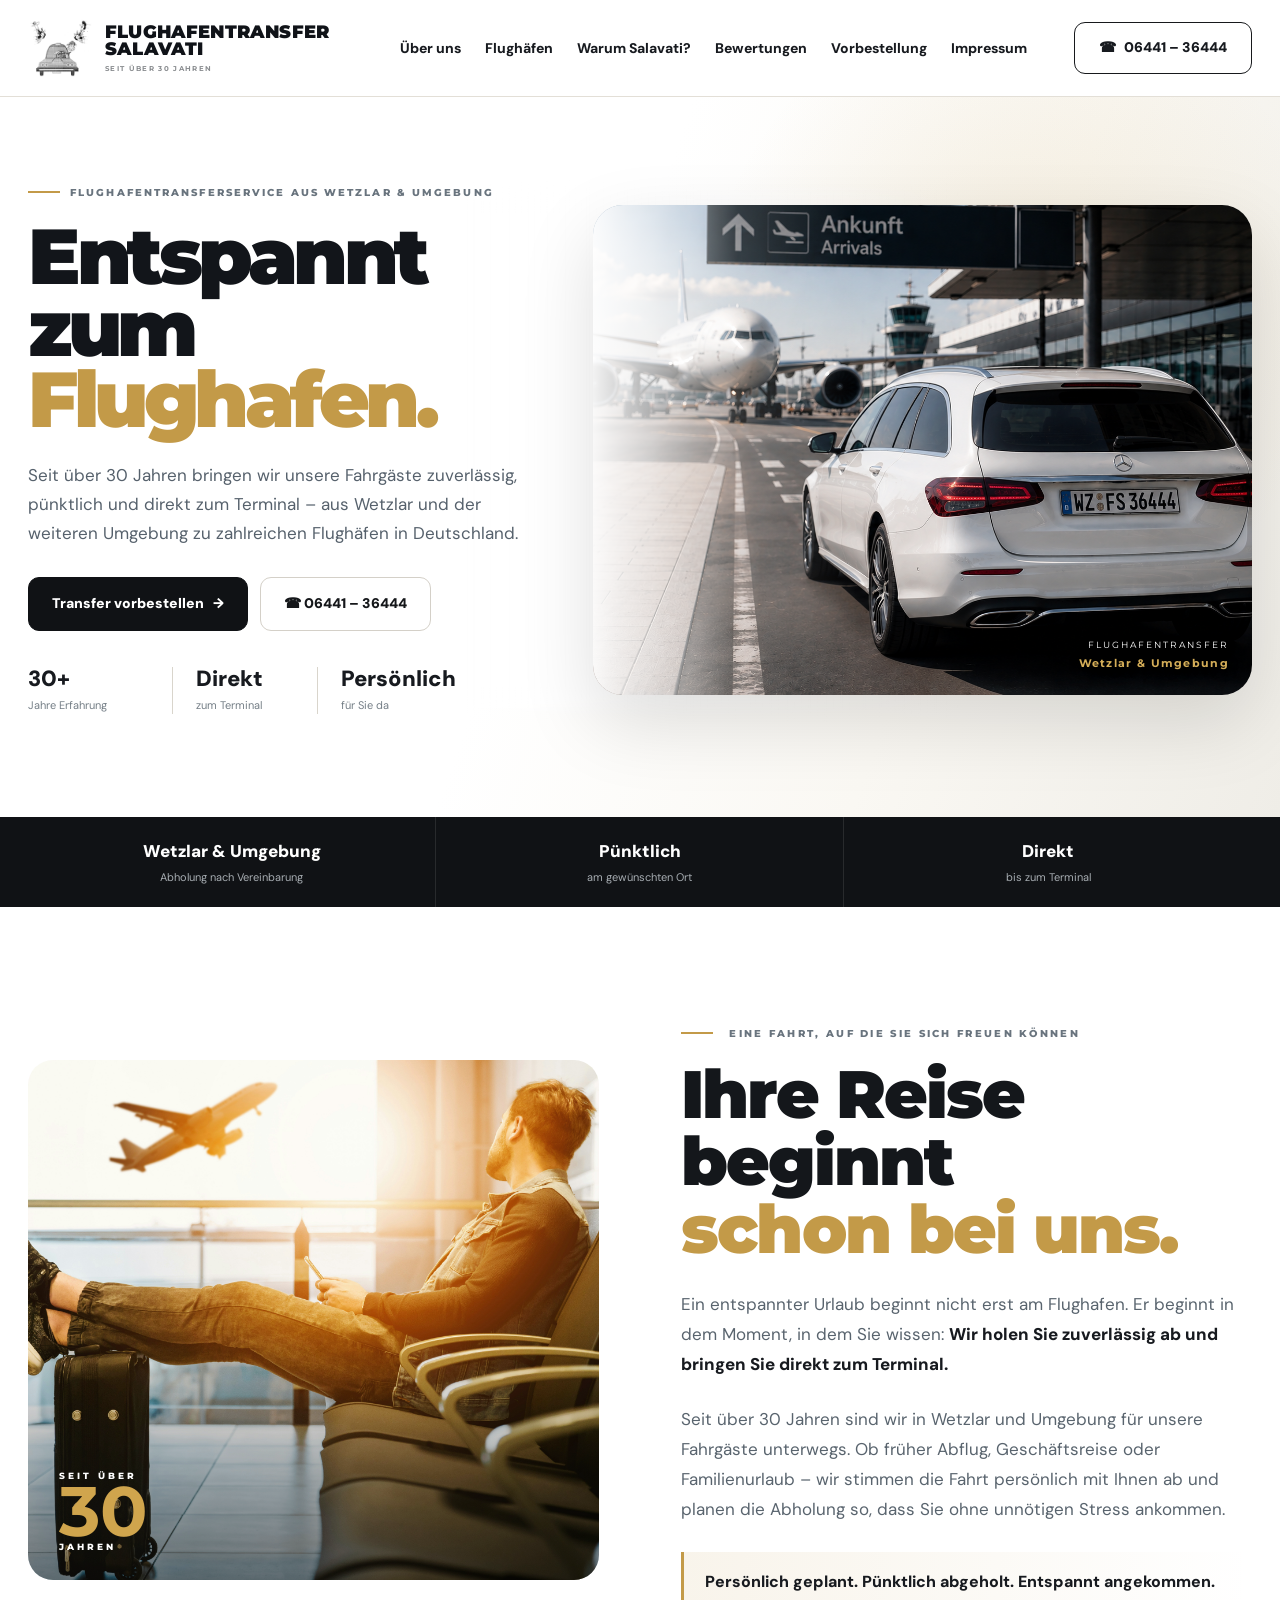
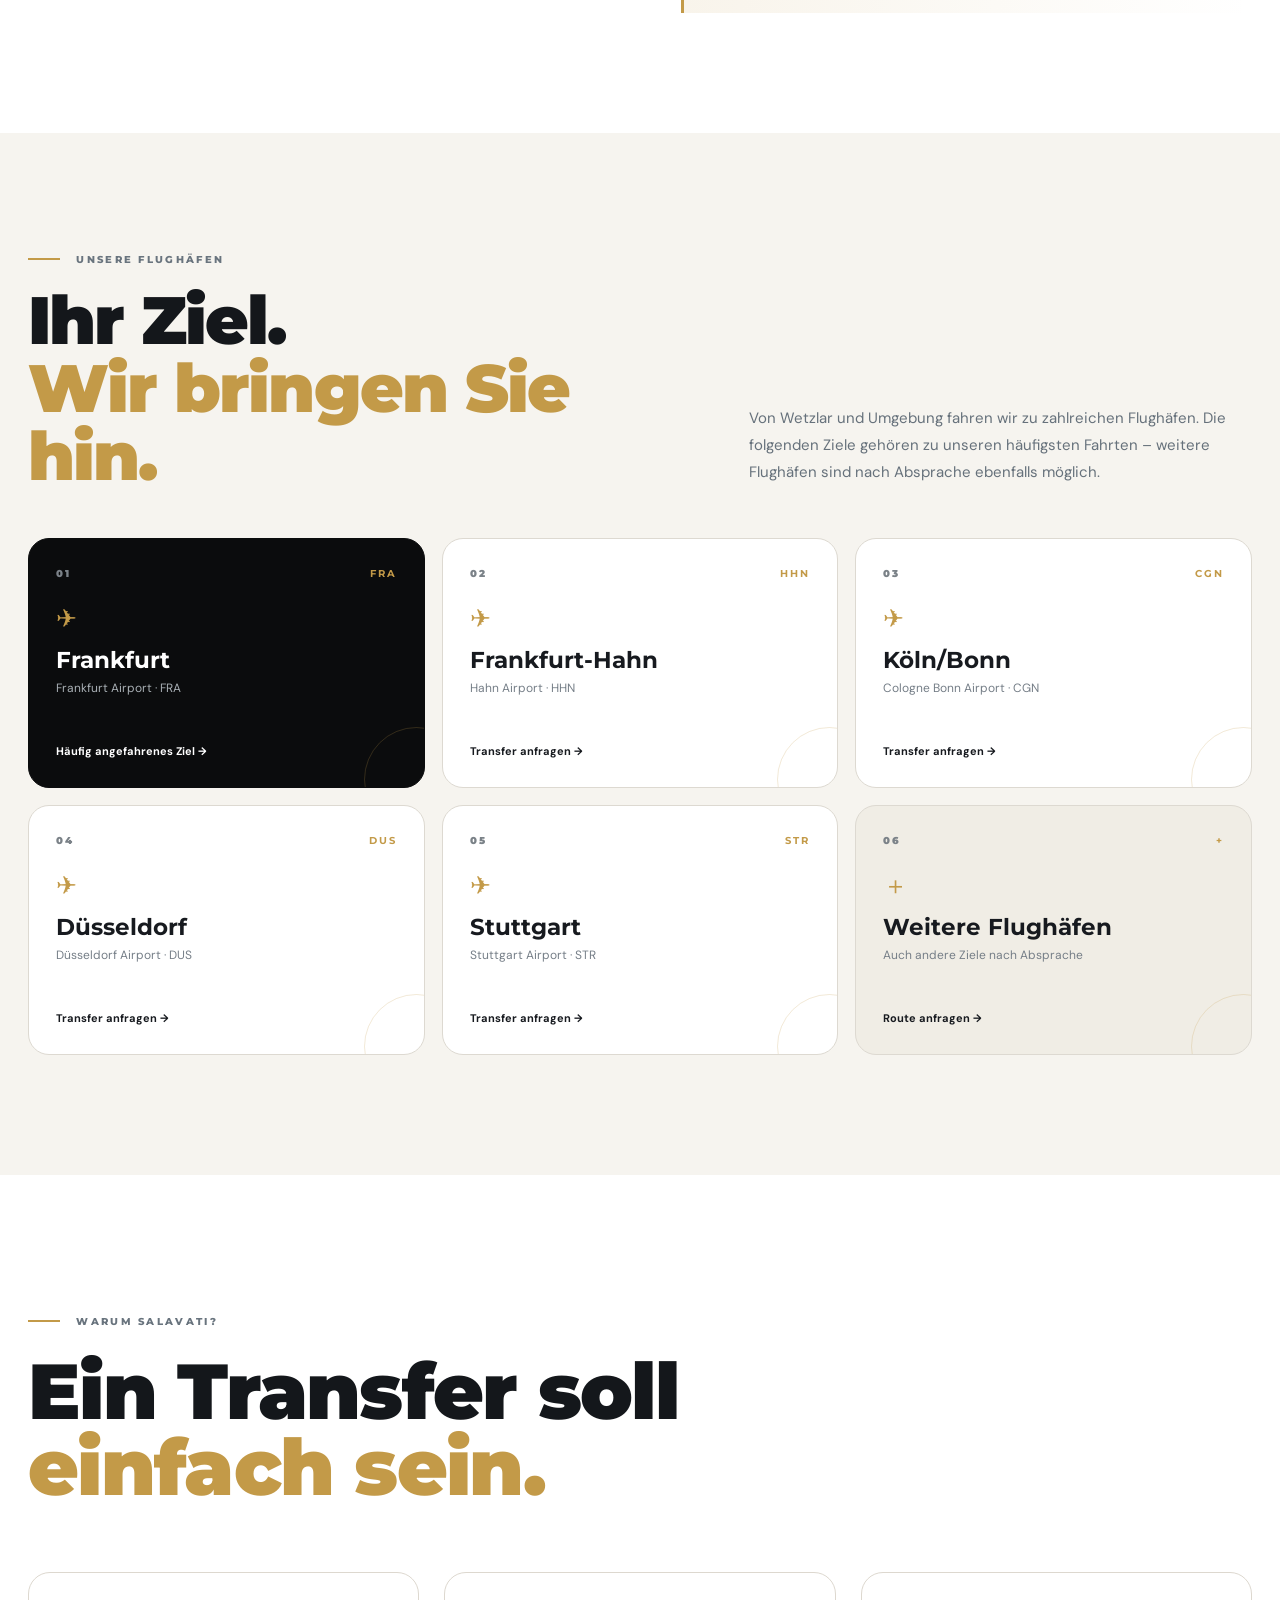
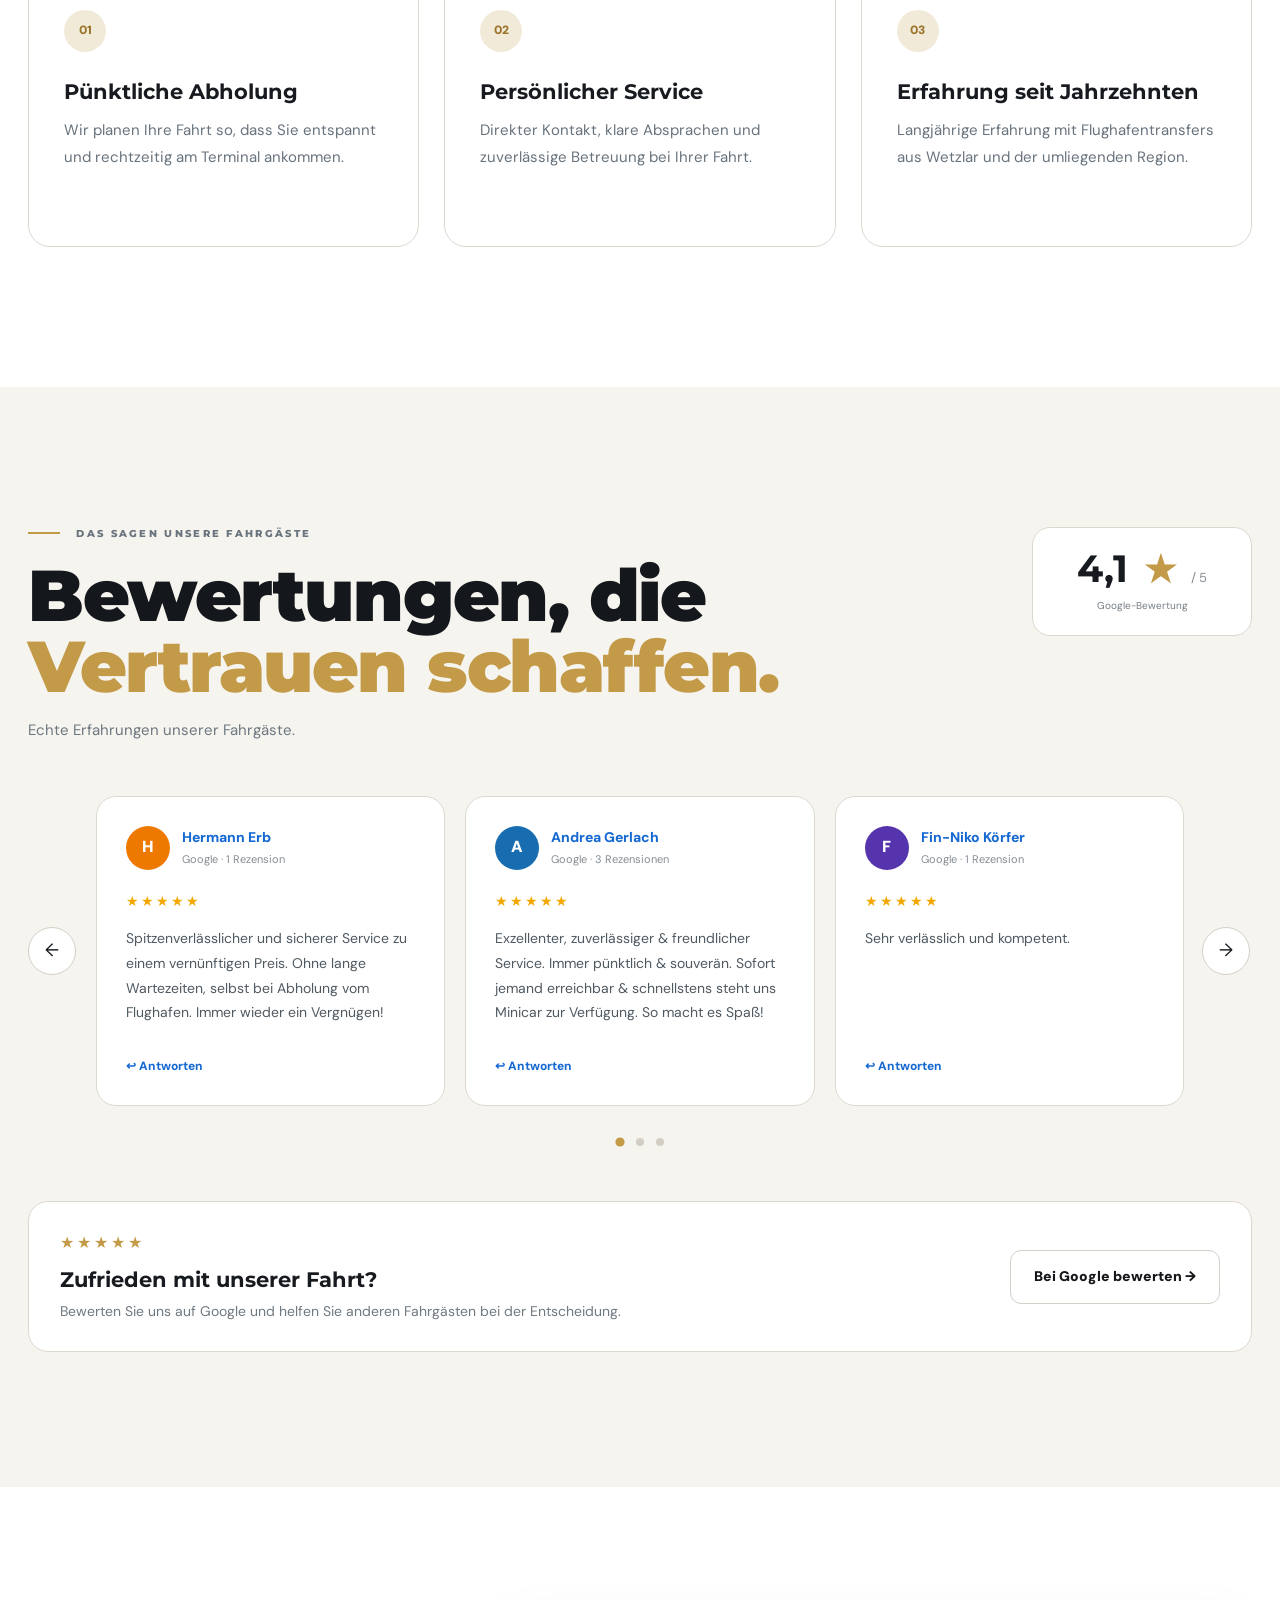
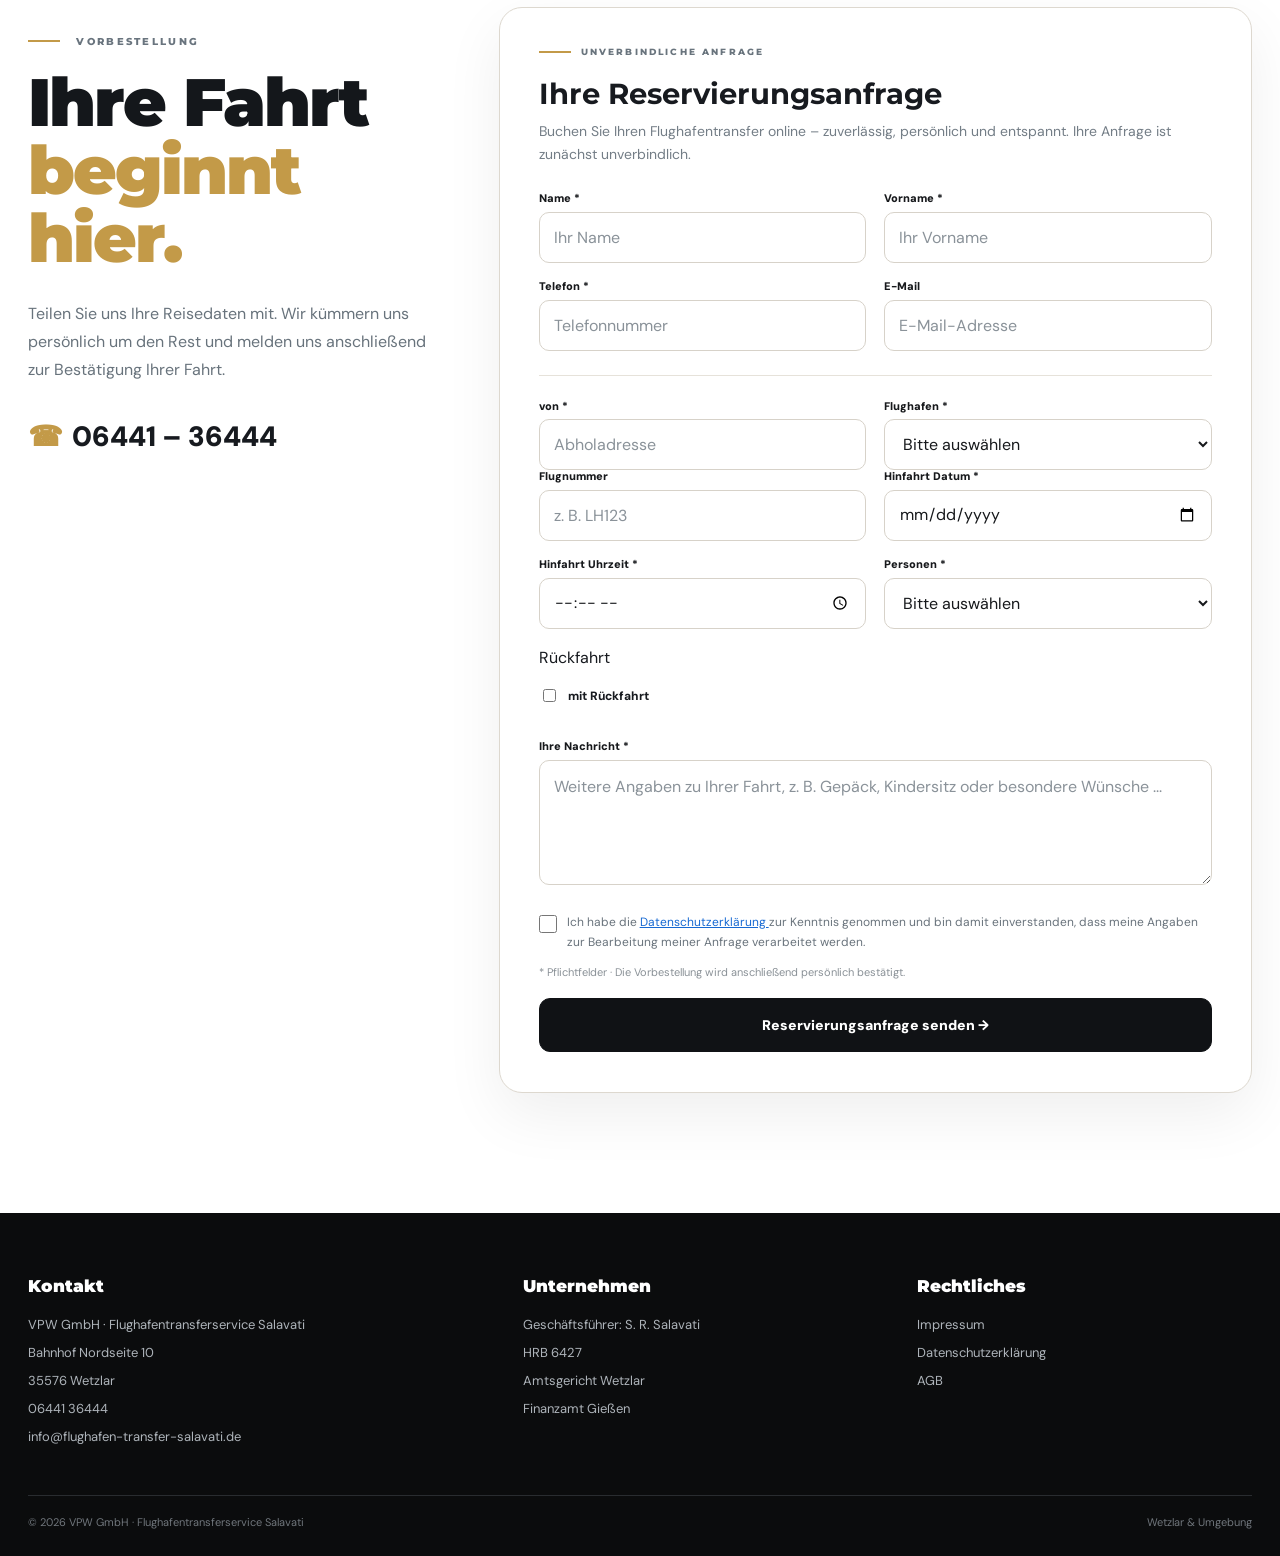
<file: index.html>
<!doctype html>
<html lang="de">

    <!-- Google tag (gtag.js) -->
<script async src="https://www.googletagmanager.com/gtag/js?id=G-WPC8CZVS57">
</script>
<script>
  window.dataLayer = window.dataLayer || [];
  function gtag(){dataLayer.push(arguments);}
  gtag('js', new Date());

  gtag('config', 'G-WPC8CZVS57');
</script>
<head>

    <meta charset="utf-8">

    <meta
        name="viewport"
        content="width=device-width, initial-scale=1"
    >

    <title>
        Flughafentransferservice Salavati – Wetzlar &amp; Umgebung
    </title>
<link rel="icon" type="image/png" href="logo.png">
    <meta
        name="description"
        content="Flughafentransferservice Salavati aus Wetzlar und Umgebung – zuverlässig, pünktlich und direkt zum Flughafen."
    >

    <link
        rel="preconnect"
        href="https://fonts.googleapis.com"
    >

    <link
        rel="preconnect"
        href="https://fonts.gstatic.com"
        crossorigin
    >

    <link
        href="https://fonts.googleapis.com/css2?family=DM+Sans:wght@400;500;600;700;800&family=Montserrat:wght@600;700;800;900&display=swap"
        rel="stylesheet"
    >

    <link
        rel="stylesheet"
        href="style.css"
    >

</head>


<body id="top">


<!-- ======================================================
     HEADER
====================================================== -->

<header class="site-header">

    <div class="container header-inner">


        <a
            href="#top"
            class="brand"
            aria-label="Flughafentransferservice Salavati"
        >

            <img
                class="brand-logo"
                src="Logo Flughafentransfer.png"
                alt="Flughafentransfer Salavati"
            >

            <div class="brand-copy">

                <strong>
                    FLUGHAFENTRANSFER
                </strong>

                <strong>
                    SALAVATI
                </strong>

                <span>
                    SEIT ÜBER 30 JAHREN
                </span>

            </div>

        </a>


        <nav
            class="main-nav"
            aria-label="Hauptnavigation"
        >

            <a href="#ueber">
                Über uns
            </a>

            <a href="#flughafen">
                Flughäfen
            </a>

            <a href="#warum">
                Warum Salavati?
            </a>

           <a href="#bewertungen">
    Bewertungen
</a>

<a href="#vorbestellung">
    Vorbestellung
</a>

            <a href="impressum.html">
                Impressum
            </a>

        </nav>


        <div class="header-actions">

            <a
                class="phone-box"
                href="tel:+49644136444"
            >
                <span class="phone-icon">
                    ☎
                </span>

                <span>
                    06441 – 36444
                </span>
            </a>


            <button
                class="menu-toggle"
                type="button"
                aria-label="Menü öffnen"
                aria-expanded="false"
            >
                ☰
            </button>

        </div>

    </div>


    <nav
        class="mobile-nav"
        aria-label="Mobile Navigation"
    >

        <a href="#ueber">
            Über uns
        </a>

        <a href="#flughafen">
            Flughäfen
        </a>

        <a href="#warum">
            Warum Salavati?
        </a>

        <a href="#vorbestellung">
            Vorbestellung
        </a>

        <a href="#bewertungen">
            Bewertungen
        </a>

        <a href="impressum.html">
            Impressum
        </a>

    </nav>

</header>



<main>


<!-- ======================================================
     HERO
====================================================== -->

<section class="hero">

    <div class="container hero-grid">


        <div class="hero-copy">


            <div class="eyebrow">

                <i></i>

                <span>
                    Flughafentransferservice aus Wetzlar &amp; Umgebung
                </span>

            </div>


            <h1>

                Entspannt zum

                <span>
                    Flughafen.
                </span>

            </h1>


            <p class="hero-text">

                Seit über 30 Jahren bringen wir unsere Fahrgäste
                zuverlässig, pünktlich und direkt zum Terminal –
                aus Wetzlar und der weiteren Umgebung zu zahlreichen
                Flughäfen in Deutschland.

            </p>


            <div class="hero-actions">

                <a
                    class="btn primary"
                    href="#vorbestellung"
                >
                    Transfer vorbestellen
                    <span>→</span>
                </a>


                <a
                    class="btn secondary"
                    href="tel:+49644136444"
                >
                    ☎ 06441 – 36444
                </a>

            </div>


            <div class="hero-points">


                <div class="hero-point">

                    <strong>
                        30+
                    </strong>

                    <span>
                        Jahre Erfahrung
                    </span>

                </div>


                <div class="hero-point">

                    <strong>
                        Direkt
                    </strong>

                    <span>
                        zum Terminal
                    </span>

                </div>


                <div class="hero-point">

                    <strong>
                        Persönlich
                    </strong>

                    <span>
                        für Sie da
                    </span>

                </div>


            </div>


        </div>


        <div class="hero-visual">


            <div class="hero-image-glow"></div>


            <div class="hero-image-wrap">

                <img
                    src="Flughafentransfer Bild Mercedes E220d(1).png"
                    alt="Mercedes Flughafentransfer am Flughafen"
                    class="hero-image"
                >


                <div class="hero-image-fade"></div>


                <div class="hero-image-caption">

                    <span>
                        Flughafentransfer
                    </span>

                    <strong>
                        Wetzlar &amp; Umgebung
                    </strong>

                </div>

            </div>


        </div>


    </div>

</section>



<!-- ======================================================
     DARK PROMISE BAR
====================================================== -->

<section class="promise">

    <div class="container promise-grid">


        <div class="promise-item">

            <strong>
                Wetzlar &amp; Umgebung
            </strong>

            <span>
                Abholung nach Vereinbarung
            </span>

        </div>


        <div class="promise-item">

            <strong>
                Pünktlich
            </strong>

            <span>
                am gewünschten Ort
            </span>

        </div>


        <div class="promise-item">

            <strong>
                Direkt
            </strong>

            <span>
                bis zum Terminal
            </span>

        </div>


    </div>

</section>



<!-- ======================================================
     ÜBER UNS
====================================================== -->

<section
    id="ueber"
    class="section about-section"
>

    <div class="container about-grid">


        <div class="about-photo">

            <img
                src="Flughafentransfer Bild (Mann mit Koffer).jpg"
                alt="Reisender mit Koffer am Flughafen"
            >


            <div class="about-photo-overlay">

                <span>
                    SEIT ÜBER
                </span>

                <strong>
                    30
                </strong>

                <span>
                    JAHREN
                </span>

            </div>

        </div>


        <div class="about-copy">

            <div class="section-tag">
                Eine Fahrt, auf die Sie sich freuen können
            </div>


            <h2 class="section-title">

                Ihre Reise beginnt

                <span>
                    schon bei uns.
                </span>

            </h2>


            <p>

                Ein entspannter Urlaub beginnt nicht erst am
                Flughafen. Er beginnt in dem Moment, in dem Sie
                wissen: <strong>Wir holen Sie zuverlässig ab und
                bringen Sie direkt zum Terminal.</strong>

            </p>


            <p>

                Seit über 30 Jahren sind wir in Wetzlar und
                Umgebung für unsere Fahrgäste unterwegs. Ob früher
                Abflug, Geschäftsreise oder Familienurlaub – wir
                stimmen die Fahrt persönlich mit Ihnen ab und
                planen die Abholung so, dass Sie ohne unnötigen
                Stress ankommen.

            </p>


            <div class="about-callout">

                Persönlich geplant.
                Pünktlich abgeholt.
                Entspannt angekommen.

            </div>


        </div>


    </div>

</section>



<!-- ======================================================
     FLUGHÄFEN
====================================================== -->

<section
    id="flughafen"
    class="section airports-section"
>

    <div class="container">


        <div class="airport-intro">


            <div>

                <div class="section-tag">
                    Unsere Flughäfen
                </div>


                <h2 class="section-title">

                    Ihr Ziel.

                    <span>
                        Wir bringen Sie hin.
                    </span>

                </h2>

            </div>


            <p>

                Von Wetzlar und Umgebung fahren wir zu zahlreichen
                Flughäfen. Die folgenden Ziele gehören zu unseren
                häufigsten Fahrten – weitere Flughäfen sind nach
                Absprache ebenfalls möglich.

            </p>


        </div>


        <div class="airport-grid">


            <a
                class="airport-card featured"
                href="#vorbestellung"
            >

                <div class="airport-top">

                    <span>
                        01
                    </span>

                    <strong>
                        FRA
                    </strong>

                </div>


                <div class="airport-icon">
                    ✈
                </div>


                <h3>
                    Frankfurt
                </h3>


                <p>
                    Frankfurt Airport · FRA
                </p>


                <b>
                    Häufig angefahrenes Ziel →
                </b>

            </a>



            <a
                class="airport-card"
                href="#vorbestellung"
            >

                <div class="airport-top">

                    <span>
                        02
                    </span>

                    <strong>
                        HHN
                    </strong>

                </div>


                <div class="airport-icon">
                    ✈
                </div>


                <h3>
                    Frankfurt-Hahn
                </h3>


                <p>
                    Hahn Airport · HHN
                </p>


                <b>
                    Transfer anfragen →
                </b>

            </a>



            <a
                class="airport-card"
                href="#vorbestellung"
            >

                <div class="airport-top">

                    <span>
                        03
                    </span>

                    <strong>
                        CGN
                    </strong>

                </div>


                <div class="airport-icon">
                    ✈
                </div>


                <h3>
                    Köln/Bonn
                </h3>


                <p>
                    Cologne Bonn Airport · CGN
                </p>


                <b>
                    Transfer anfragen →
                </b>

            </a>



            <a
                class="airport-card"
                href="#vorbestellung"
            >

                <div class="airport-top">

                    <span>
                        04
                    </span>

                    <strong>
                        DUS
                    </strong>

                </div>


                <div class="airport-icon">
                    ✈
                </div>


                <h3>
                    Düsseldorf
                </h3>


                <p>
                    Düsseldorf Airport · DUS
                </p>


                <b>
                    Transfer anfragen →
                </b>

            </a>



            <a
                class="airport-card airport-highlight"
                href="#vorbestellung"
            >

                <div class="airport-top">

                    <span>
                        05
                    </span>

                    <strong>
                        STR
                    </strong>

                </div>


                <div class="airport-icon">
                    ✈
                </div>


                <h3>
                    Stuttgart
                </h3>


                <p>
                    Stuttgart Airport · STR
                </p>


                <b>
                    Transfer anfragen →
                </b>

            </a>



            <a
                class="airport-card airport-more"
                href="#vorbestellung"
            >

                <div class="airport-top">

                    <span>
                        06
                    </span>

                    <strong>
                        +
                    </strong>

                </div>


                <div class="airport-icon">
                    ＋
                </div>


                <h3>
                    Weitere Flughäfen
                </h3>


                <p>
                    Auch andere Ziele nach Absprache
                </p>


                <b>
                    Route anfragen →
                </b>

            </a>


        </div>

    </div>

</section>



<!-- ======================================================
     WARUM SALAVATI
====================================================== -->

<section
    id="warum"
    class="section why-section"
>

    <div class="container">


        <div class="section-tag">
            Warum Salavati?
        </div>


        <h2 class="section-title">

            Ein Transfer soll

            <span>
                einfach sein.
            </span>

        </h2>


        <div class="why-grid">


            <article class="why-card">

                <div class="why-number">
                    01
                </div>

                <h3>
                    Pünktliche Abholung
                </h3>

                <p>
                    Wir planen Ihre Fahrt so, dass Sie entspannt
                    und rechtzeitig am Terminal ankommen.
                </p>

            </article>


            <article class="why-card">

                <div class="why-number">
                    02
                </div>

                <h3>
                    Persönlicher Service
                </h3>

                <p>
                    Direkter Kontakt, klare Absprachen und
                    zuverlässige Betreuung bei Ihrer Fahrt.
                </p>

            </article>


            <article class="why-card">

                <div class="why-number">
                    03
                </div>

                <h3>
                    Erfahrung seit Jahrzehnten
                </h3>

                <p>
                    Langjährige Erfahrung mit
                    Flughafentransfers aus Wetzlar und
                    der umliegenden Region.
                </p>

            </article>


        </div>

    </div>

</section>



<!-- ======================================================
     BEWERTUNGEN
====================================================== -->

<section
    id="bewertungen"
    class="section reviews-section"
>

    <div class="container">


        <div class="reviews-heading">


            <div>

                <div class="section-tag">
                    Das sagen unsere Fahrgäste
                </div>


                <h2 class="section-title">

                    Bewertungen, die

                    <span>
                        Vertrauen schaffen.
                    </span>

                </h2>


                <p class="reviews-subtitle">
                    Echte Erfahrungen unserer Fahrgäste.
                </p>

            </div>


            <div class="rating-box">

                <strong>
                    4,1 <span>★</span>
                </strong>

                <div>
                    / 5
                </div>

                <small>
                    Google-Bewertung
                </small>

            </div>


        </div>



        <div class="review-slider">


            <button
                class="review-arrow prev"
                type="button"
                aria-label="Vorherige Bewertungen"
            >
                ←
            </button>


            <div class="review-window">

                <div class="review-track">


                    <article class="review-card">

                        <div class="review-user">

                            <div class="review-avatar avatar-orange">
                                H
                            </div>

                            <div>

                                <strong>
                                    Hermann Erb
                                </strong>

                                <small>
                                    Google · 1 Rezension
                                </small>

                            </div>

                        </div>


                        <div class="stars">
                            ★★★★★
                        </div>


                        <p>

                            Spitzenverlässlicher und sicherer Service
                            zu einem vernünftigen Preis. Ohne lange
                            Wartezeiten, selbst bei Abholung vom
                            Flughafen. Immer wieder ein Vergnügen!

                        </p>


                        <a
                            href="#"
                            class="review-answer"
                        >
                            ↩ Antworten
                        </a>

                    </article>



                    <article class="review-card">

                        <div class="review-user">

                            <div class="review-avatar avatar-blue">
                                A
                            </div>

                            <div>

                                <strong>
                                    Andrea Gerlach
                                </strong>

                                <small>
                                    Google · 3 Rezensionen
                                </small>

                            </div>

                        </div>


                        <div class="stars">
                            ★★★★★
                        </div>


                        <p>

                            Exzellenter, zuverlässiger &amp;
                            freundlicher Service. Immer pünktlich
                            &amp; souverän. Sofort jemand erreichbar
                            &amp; schnellstens steht uns Minicar zur
                            Verfügung. So macht es Spaß!

                        </p>


                        <a
                            href="#"
                            class="review-answer"
                        >
                            ↩ Antworten
                        </a>

                    </article>



                    <article class="review-card">

                        <div class="review-user">

                            <div class="review-avatar avatar-purple">
                                F
                            </div>

                            <div>

                                <strong>
                                    Fin-Niko Körfer
                                </strong>

                                <small>
                                    Google · 1 Rezension
                                </small>

                            </div>

                        </div>


                        <div class="stars">
                            ★★★★★
                        </div>


                        <p>
                            Sehr verlässlich und kompetent.
                        </p>


                        <a
                            href="#"
                            class="review-answer"
                        >
                            ↩ Antworten
                        </a>

                    </article>



                    <article class="review-card">

                        <div class="review-user">

                            <div class="review-avatar avatar-violet">
                                O
                            </div>

                            <div>

                                <strong>
                                    Ottmar Kohler
                                </strong>

                                <small>
                                    Google · Local Guide
                                </small>

                            </div>

                        </div>


                        <div class="stars">
                            ★★★★★
                        </div>


                        <p>

                            Sehr freundliche Fahrer. Immer pünktlich
                            und zuverlässig. Kann man mit gutem
                            Gewissen weiterempfehlen.

                        </p>


                        <a
                            href="#"
                            class="review-answer"
                        >
                            ↩ Antworten
                        </a>

                    </article>



                    <article class="review-card">

                        <div class="review-user">

                            <div class="review-avatar avatar-slate">
                                H
                            </div>

                            <div>

                                <strong>
                                    Hans-Martin Jung
                                </strong>

                                <small>
                                    Google · 13 Rezensionen
                                </small>

                            </div>

                        </div>


                        <div class="stars">
                            ★★★★★
                        </div>


                        <p>

                            Hervorragender Service, freundliche
                            und kompetente Fahrer!

                        </p>


                        <a
                            href="#"
                            class="review-answer"
                        >
                            ↩ Antworten
                        </a>

                    </article>


                </div>

            </div>


            <button
                class="review-arrow next"
                type="button"
                aria-label="Nächste Bewertungen"
            >
                →
            </button>


        </div>


        <div class="review-dots" aria-hidden="true">

            <span class="active"></span>
            <span></span>
            <span></span>

        </div>


        <div class="google-review-cta">

            <div>

                <div class="google-stars">
                    ★★★★★
                </div>

                <h3>
                    Zufrieden mit unserer Fahrt?
                </h3>

                <p>
                    Bewerten Sie uns auf Google und helfen Sie
                    anderen Fahrgästen bei der Entscheidung.
                </p>

            </div>


            <!-- HIER SPÄTER EUREN GOOGLE-BEWERTUNGSLINK EINTRAGEN -->

            <a
    href="https://search.google.com/local/writereview?placeid=ChIJzdV19r5bvEcRx4Tzn0Ifgd0"
    class="btn secondary google-button"
    target="_blank"
    rel="noopener"
>
    Bei Google bewerten →
</a>

        </div>

    </div>

</section>



<!-- ======================================================
     VORBESTELLUNG
====================================================== -->

<section
    id="vorbestellung"
    class="section booking-section"
>

    <div class="container booking-grid">


        <div class="booking-copy">

            <div class="section-tag">
                Vorbestellung
            </div>


            <h2 class="section-title">

                Ihre Fahrt

                <span>
                    beginnt hier.
                </span>

            </h2>


            <p>

                Teilen Sie uns Ihre Reisedaten mit. Wir kümmern
                uns persönlich um den Rest und melden uns
                anschließend zur Bestätigung Ihrer Fahrt.

            </p>


            <a
                class="big-phone"
                href="tel:+49644136444"
            >

                <span>
                    ☎
                </span>

                06441 – 36444

            </a>

        </div>



        <form
    class="form"
    id="bookingForm"
    action="https://formspree.io/f/xjyvgqdl"
    method="POST"
>
            <input type="hidden" name="_subject" value="Neue Reservierungsanfrage – Flughafentransfer Salavati">


            <div class="form-eyebrow">

                <span></span>

                UNVERBINDLICHE ANFRAGE

            </div>


            <h3>
                Ihre Reservierungsanfrage
            </h3>


            <p class="form-intro">

                Buchen Sie Ihren Flughafentransfer online –
                zuverlässig, persönlich und entspannt.
                Ihre Anfrage ist zunächst unverbindlich.

            </p>


            <!-- PERSONALDATEN -->

            <div class="form-grid">


                <div class="field">

                    <label for="nachname">
                        Name *
                    </label>

                    <input
                        id="nachname"
                        name="nachname"
                        required
                        placeholder="Ihr Name"
                    >

                </div>


                <div class="field">

                    <label for="vorname">
                        Vorname *
                    </label>

                    <input
                        id="vorname"
                        name="vorname"
                        required
                        placeholder="Ihr Vorname"
                    >

                </div>


                <div class="field">

                    <label for="telefon">
                        Telefon *
                    </label>

                    <input
                        id="telefon"
                        name="telefon"
                        type="tel"
                        required
                        placeholder="Telefonnummer"
                    >

                </div>


                <div class="field">

                    <label for="email">
                        E-Mail
                    </label>

                    <input
                        id="email"
                        name="email"
                        type="email"
                        placeholder="E-Mail-Adresse"
                    >

                </div>


            </div>


            <div class="form-divider"></div>


            <!-- ROUTE -->

            <div class="route-grid">


                <div class="field">

                    <label for="adresse">
                        von *
                    </label>

                    <input
                        id="adresse"
                        name="adresse"
                        required
                        placeholder="Abholadresse"
                    >

                </div>


                <div class="field">

                    <label for="flughafen">
                        Flughafen *
                    </label>

                    <select
                        id="flughafen"
                        name="flughafen"
                        required
                    >

                        <option value="">
                            Bitte auswählen
                        </option>

                        <option>
                            Flughafen Frankfurt (FRA)
                        </option>

                        <option>
                            Flughafen Frankfurt-Hahn (HHN)
                        </option>

                        <option>
                            Flughafen Köln/Bonn (CGN)
                        </option>

                        <option>
                            Flughafen Düsseldorf (DUS)
                        </option>

                        <option>
                            Flughafen Stuttgart (STR)
                        </option>

                        <option>
                            Anderer Flughafen
                        </option>

                    </select>

                </div>


            </div>


            <!-- FAHRTDATEN -->

            <div class="trip-grid">


                <div class="field">

                    <label for="flugnummer">
                        Flugnummer
                    </label>

                    <input
                        id="flugnummer"
                        name="flugnummer"
                        placeholder="z. B. LH123"
                    >

                </div>


                <div class="field">

                    <label for="datum">
                        Hinfahrt Datum *
                    </label>

                    <input
                        id="datum"
                        name="datum"
                        type="date"
                        required
                    >

                </div>


                <div class="field">

                    <label for="uhrzeit">
                        Hinfahrt Uhrzeit *
                    </label>

                    <input
                        id="uhrzeit"
                        name="uhrzeit"
                        type="time"
                        required
                    >

                </div>


                <div class="field">

                    <label for="personen">
                        Personen *
                    </label>

                    <select
                        id="personen"
                        name="personen"
                        required
                    >

                        <option value="">
                            Bitte auswählen
                        </option>

                        <option>
                            1 Person
                        </option>

                        <option>
                            2 Personen
                        </option>

                        <option>
                            3 Personen
                        </option>

                        <option>
                            4 Personen
                        </option>

                        <option>
                            5 Personen
                        </option>

                        <option>
                            6 Personen
                        </option>

                        <option>
                            7 Personen
                        </option>

                        <option>
                            8 Personen
                        </option>

                    </select>

                </div>


                <div class="return-field">

                    <label>
                        Rückfahrt
                    </label>


                    <label class="check-row">

                        <input
                            type="checkbox"
                            id="rueckfahrt"
                            name="rueckfahrt"
                        >

                        <span>
                            mit Rückfahrt
                        </span>

                    </label>

                </div>


            </div>


            <!-- RÜCKFAHRT -->

            <div
                class="return-details"
                id="returnDetails"
                hidden
            >

                <div class="return-grid">


                    <div class="field">

                        <label for="rueckflugnummer">
                            Rückflugnummer
                        </label>

                        <input
                            id="rueckflugnummer"
                            name="rueckflugnummer"
                            placeholder="z. B. LH124"
                        >

                    </div>


                    <div class="field">

                        <label for="rueckdatum">
                            Rückfahrt Datum
                        </label>

                        <input
                            id="rueckdatum"
                            name="rueckdatum"
                            type="date"
                        >

                    </div>


                    <div class="field">

                        <label for="rueckzeit">
                            Rückfahrt Uhrzeit
                        </label>

                        <input
                            id="rueckzeit"
                            name="rueckzeit"
                            type="time"
                        >

                    </div>


                </div>

            </div>


            <!-- NACHRICHT -->

            <div class="field message-field">

                <label for="nachricht">
                    Ihre Nachricht *
                </label>

                <textarea
                    id="nachricht"
                    name="nachricht"
                    required
                    placeholder="Weitere Angaben zu Ihrer Fahrt, z. B. Gepäck, Kindersitz oder besondere Wünsche ..."
                ></textarea>

            </div>


            <!-- DATENSCHUTZ -->

            <label class="consent">

                <input
                    type="checkbox"
                    required
                >

                <span>

                    Ich habe die

                    <a
                        href="datenschutz.html"
                    >
                        Datenschutzerklärung
                    </a>

                    zur Kenntnis genommen und bin damit
                    einverstanden, dass meine Angaben zur
                    Bearbeitung meiner Anfrage verarbeitet werden.

                </span>

            </label>


            <div class="note">

                * Pflichtfelder · Die Vorbestellung wird anschließend
                persönlich bestätigt.

            </div>


            <button
                type="submit"
                class="btn primary submit"
            >
                Reservierungsanfrage senden →
            </button>


        </form>

    </div>

</section>


</main>



<!-- ======================================================
     FOOTER
====================================================== -->

<footer class="site-footer">

    <div class="container footer-grid">


        <div class="footer-column">

            <h3>
                Kontakt
            </h3>

            <p>
                VPW GmbH · Flughafentransferservice Salavati
            </p>

            <p>
                Bahnhof Nordseite 10
            </p>

            <p>
                35576 Wetzlar
            </p>

            <p>
                <a href="tel:+49644136444">
                    06441 36444
                </a>
            </p>

            <p>
                <a href="mailto:info@flughafen-transfer-salavati.de">
                    info@flughafen-transfer-salavati.de
                </a>
            </p>

        </div>


        <div class="footer-column">

            <h3>
                Unternehmen
            </h3>

            <p>
                Geschäftsführer: S. R. Salavati
            </p>

            <p>
                HRB 6427
            </p>

            <p>
                Amtsgericht Wetzlar
            </p>

            <p>
                Finanzamt Gießen
            </p>

        </div>


        <div class="footer-column">

            <h3>
                Rechtliches
            </h3>

            <p>
                <a href="impressum.html">
                    Impressum
                </a>
            </p>

            <p>
                <a href="datenschutz.html">
                    Datenschutzerklärung
                </a>
            </p>

            <p>
                <a href="agb.html">
                    AGB
                </a>
            </p>

        </div>


    </div>


    <div class="container footer-bottom">

        <span>
            © 2026 VPW GmbH · Flughafentransferservice Salavati
        </span>

        <span>
            Wetzlar &amp; Umgebung
        </span>

    </div>

</footer>



<script>

/* =========================================================
   MOBILE NAVIGATION
========================================================= */

const menuToggle =
    document.querySelector(".menu-toggle");

const mobileNav =
    document.querySelector(".mobile-nav");


if (menuToggle && mobileNav) {

    menuToggle.addEventListener(
        "click",
        function () {

            const isOpen =
                document.body.classList.toggle("menu-open");

            menuToggle.setAttribute(
                "aria-expanded",
                isOpen ? "true" : "false"
            );

        }
    );


    mobileNav
        .querySelectorAll("a")
        .forEach(function (link) {

            link.addEventListener(
                "click",
                function () {

                    document.body.classList.remove(
                        "menu-open"
                    );

                    menuToggle.setAttribute(
                        "aria-expanded",
                        "false"
                    );

                }
            );

        });

}


/* =========================================================
   RÜCKFAHRT
========================================================= */

const returnCheckbox =
    document.querySelector("#rueckfahrt");

const returnDetails =
    document.querySelector("#returnDetails");


if (
    returnCheckbox &&
    returnDetails
) {

    returnCheckbox.addEventListener(
        "change",
        function () {

            returnDetails.hidden =
                !returnCheckbox.checked;

        }
    );

}


/* =========================================================
   BEWERTUNGEN SLIDER
========================================================= */

const reviewTrack =
    document.querySelector(".review-track");

const reviewCards =
    document.querySelectorAll(".review-card");

const reviewPrev =
    document.querySelector(".review-arrow.prev");

const reviewNext =
    document.querySelector(".review-arrow.next");

const reviewDots =
    document.querySelectorAll(".review-dots span");


let reviewIndex = 0;


function getReviewsPerView() {

    if (window.innerWidth <= 700) {
        return 1;
    }

    return 3;
}


function updateReviews() {

    if (!reviewTrack || !reviewCards.length) {
        return;
    }


    const perView =
        getReviewsPerView();


    const maxIndex =
        Math.max(
            0,
            reviewCards.length - perView
        );


    reviewIndex =
        Math.min(
            reviewIndex,
            maxIndex
        );


    if (perView === 1) {

        const cardWidth =
            reviewCards[0].getBoundingClientRect().width;

        const gap = 14;


        reviewTrack.style.transform =
            "translateX(-" +
            ((cardWidth + gap) * reviewIndex) +
            "px";

    } else {

        const cardWidth =
            reviewCards[0].getBoundingClientRect().width;

        const gap = 20;


        reviewTrack.style.transform =
            "translateX(-" +
            ((cardWidth + gap) * reviewIndex) +
            "px";

    }


    reviewDots.forEach(
        function (dot, index) {

            dot.classList.toggle(
                "active",
                index ===
                Math.min(
                    reviewIndex,
                    reviewDots.length - 1
                )
            );

        }
    );

}


if (reviewPrev) {

    reviewPrev.addEventListener(
        "click",
        function () {

            reviewIndex--;

            if (reviewIndex < 0) {
                reviewIndex =
                    reviewCards.length -
                    getReviewsPerView();
            }

            if (reviewIndex < 0) {
                reviewIndex = 0;
            }

            updateReviews();

        }
    );

}


if (reviewNext) {

    reviewNext.addEventListener(
        "click",
        function () {

            const maxIndex =
                reviewCards.length -
                getReviewsPerView();

            reviewIndex++;

            if (reviewIndex > maxIndex) {
                reviewIndex = 0;
            }

            updateReviews();

        }
    );

}


reviewDots.forEach(
    function (dot, index) {

        dot.addEventListener(
            "click",
            function () {

                reviewIndex =
                    index;

                updateReviews();

            }
        );

    }
);


window.addEventListener(
    "resize",
    updateReviews
);


updateReviews();


/* =========================================================
   FORMULAR
   Der Versand läuft über Formspree.
   Kein JavaScript nötig – das Formular wird normal per POST
   an den Formspree-Endpunkt gesendet.
========================================================= */

</script>


</body>
</html>
</file>
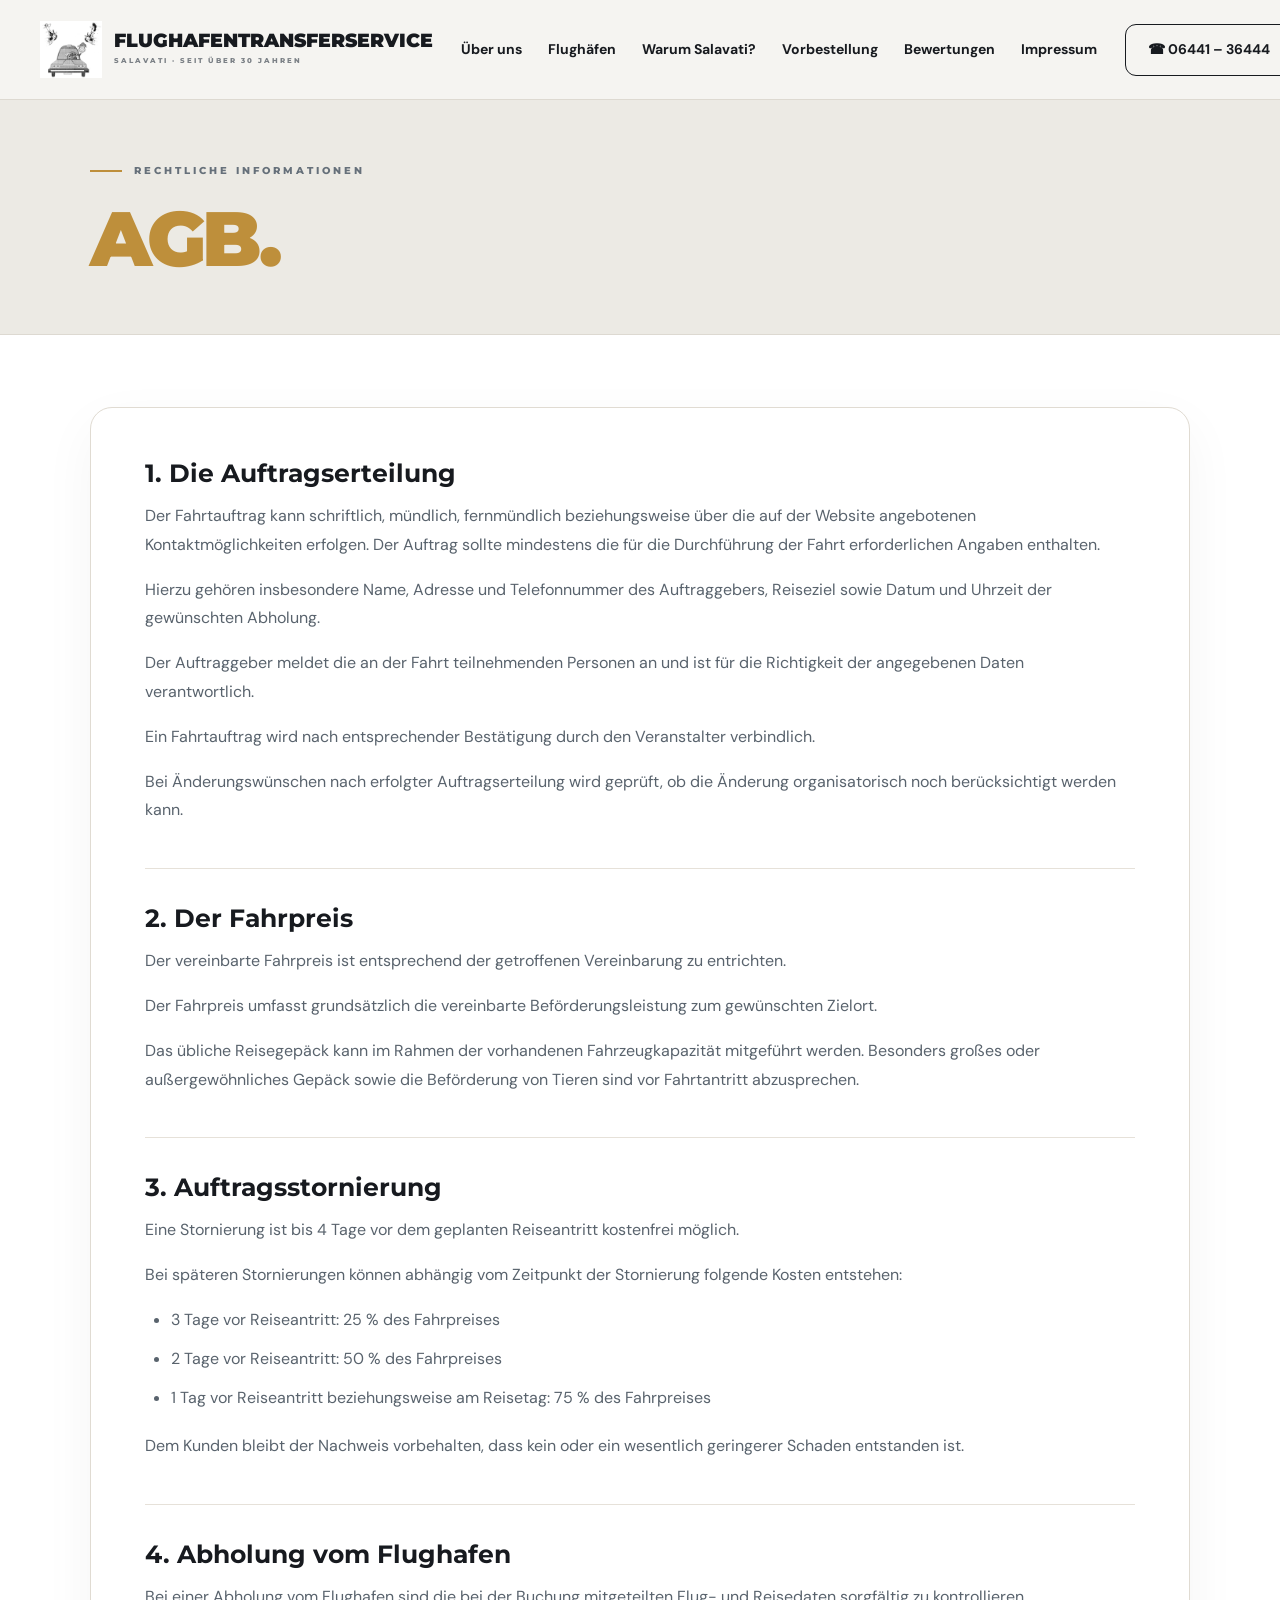
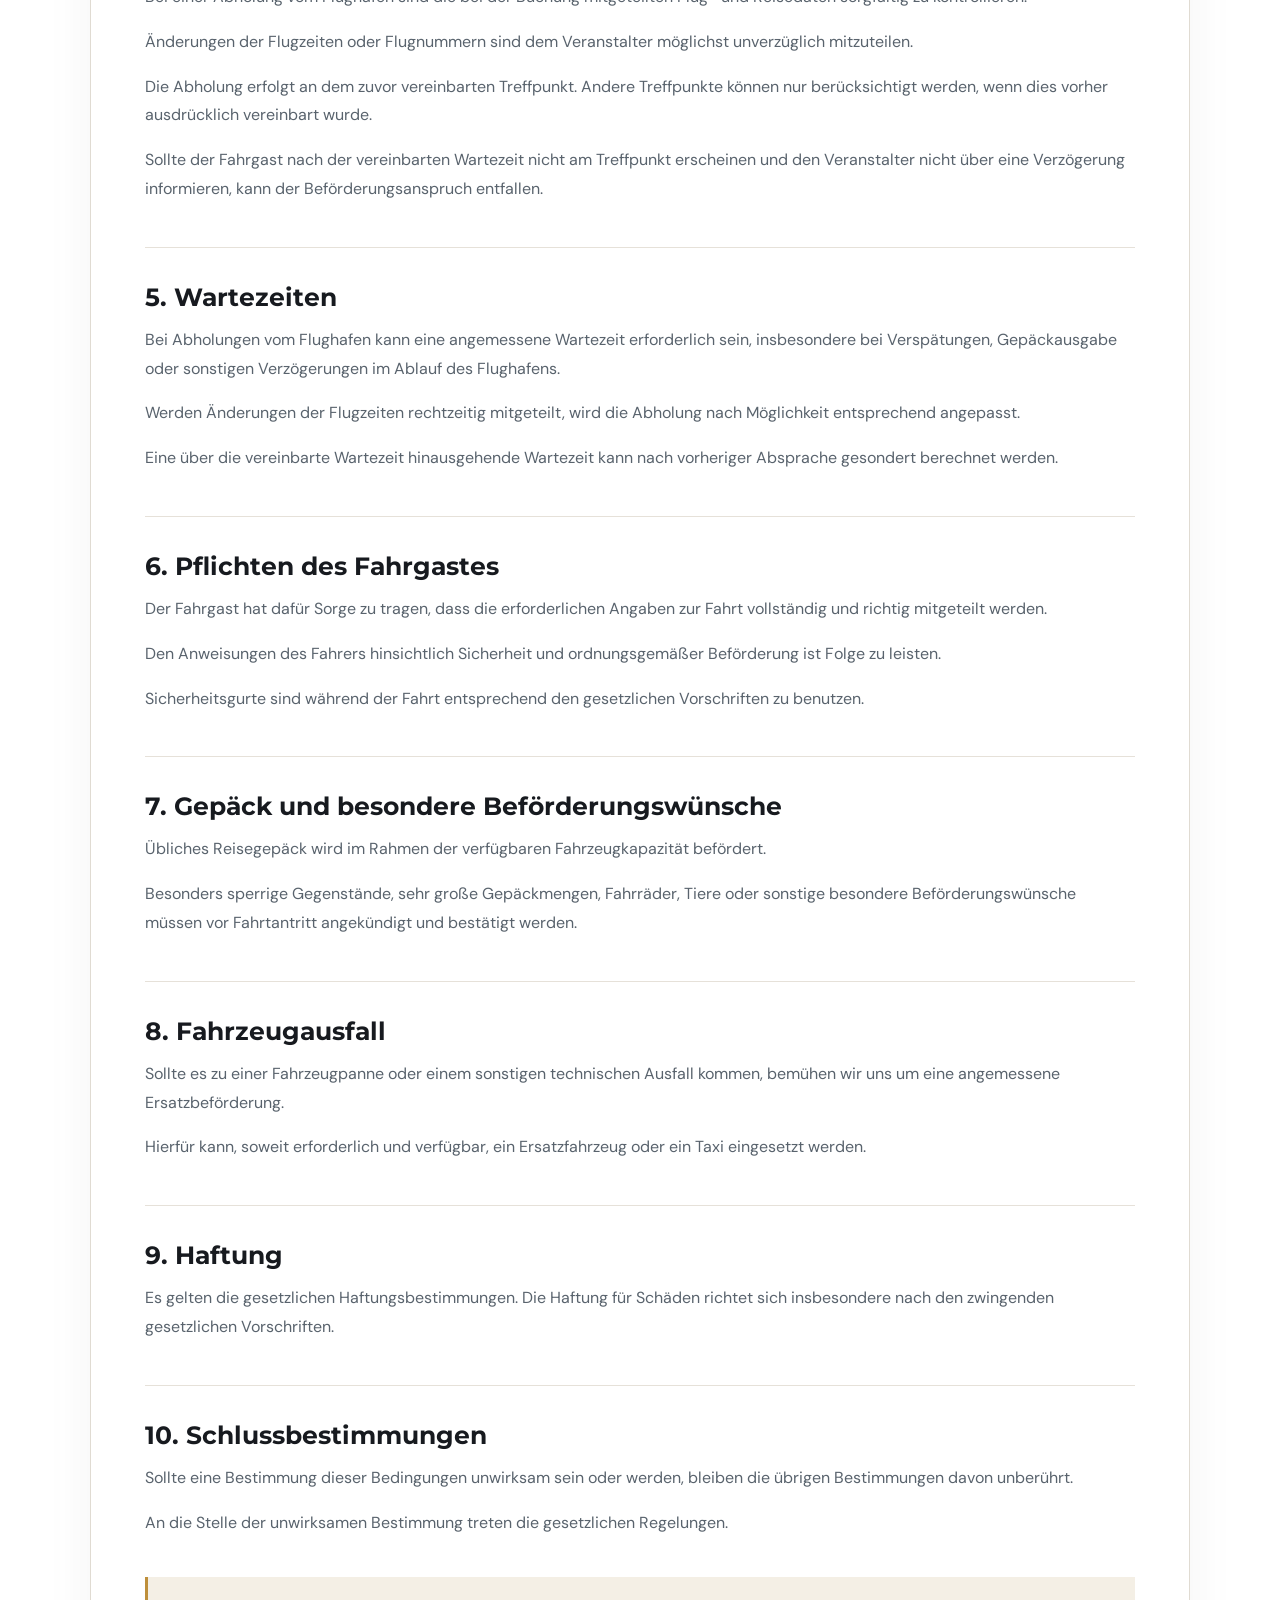
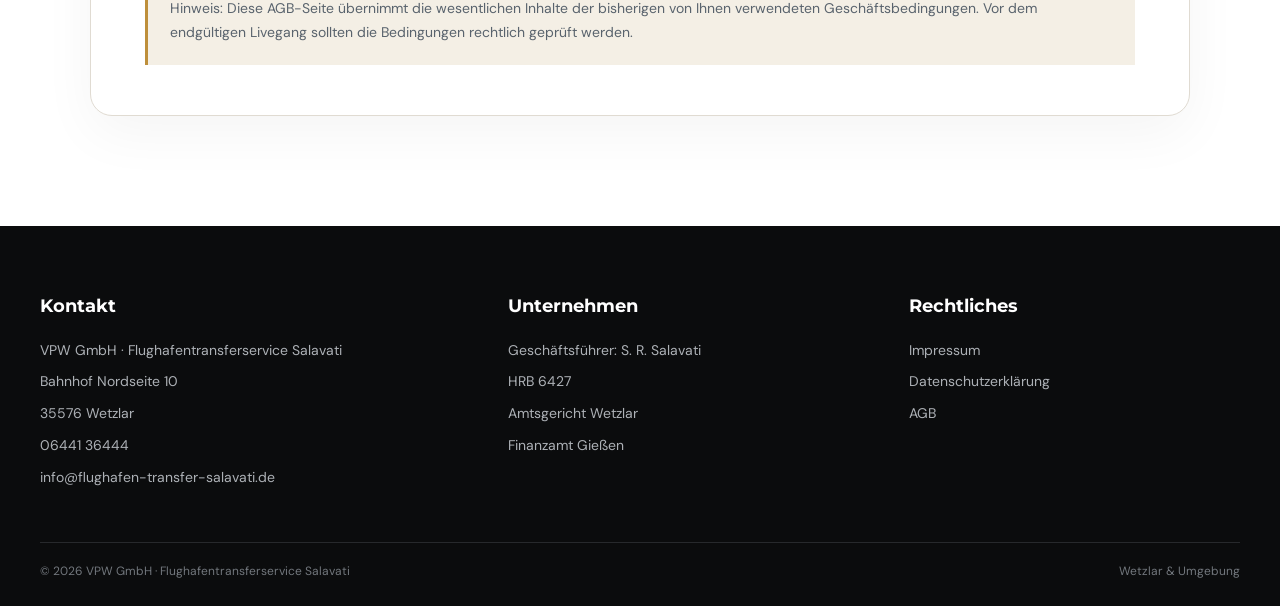
<file: agb.html>
<!DOCTYPE html>
<html lang="de">
<head>

    <meta charset="UTF-8">
    <meta name="viewport" content="width=device-width, initial-scale=1.0">

    <title>AGB – Flughafentransferservice Salavati</title>

    <link rel="preconnect" href="https://fonts.googleapis.com">
    <link rel="preconnect" href="https://fonts.gstatic.com" crossorigin>

    <link
        href="https://fonts.googleapis.com/css2?family=DM+Sans:wght@400;500;600;700;800&family=Montserrat:wght@600;700;800;900&display=swap"
        rel="stylesheet"
    >

    <style>

        :root {
            --ink: #171a1f;
            --gold: #be8f3b;
            --muted: #66707a;
            --bg: #f5f4f1;
            --line: #ddd9d1;
        }

        * {
            box-sizing: border-box;
        }

        html,
        body {
            margin: 0;
            padding: 0;
            width: 100%;
            max-width: 100%;
            overflow-x: hidden;
        }

        body {
            font-family: "DM Sans", Arial, sans-serif;

            background: var(--bg);

            color: var(--ink);

            line-height: 1.7;
        }

        a {
            color: inherit;
            text-decoration: none;
        }

        /* HEADER */

        .site-header {
            width: 100%;
            height: 100px;

            background: rgba(245,244,241,.98);

            border-bottom: 1px solid var(--line);
        }

        .header-inner {
            width: min(1400px, calc(100% - 80px));

            height: 100%;

            margin: 0 auto;

            display: flex;

            align-items: center;

            gap: 28px;
        }

        .brand {
            display: flex;

            align-items: center;

            gap: 12px;

            min-width: 315px;

            flex-shrink: 0;
        }

        .brand-logo {
            width: 62px;
            height: 62px;

            object-fit: contain;
        }

        .brand-copy {
            display: flex;
            flex-direction: column;
        }

        .brand-copy strong {
            font-family: "Montserrat", Arial, sans-serif;

            font-size: 19px;

            line-height: .94;

            font-weight: 900;

            white-space: nowrap;
        }

        .brand-copy span {
            margin-top: 6px;

            font-family: "Montserrat", Arial, sans-serif;

            font-size: 7px;

            font-weight: 800;

            letter-spacing: 2px;

            color: #7b8086;
        }

        .main-nav {
            flex: 1;

            display: flex;

            justify-content: center;

            align-items: center;

            gap: 26px;

            white-space: nowrap;
        }

        .main-nav a {
            font-size: 14px;

            font-weight: 700;
        }

        .main-nav a:hover {
            color: var(--gold);
        }

        .header-phone {
            min-height: 52px;

            padding: 0 22px;

            display: flex;

            align-items: center;

            justify-content: center;

            border: 1.5px solid var(--ink);

            border-radius: 11px;

            font-size: 14px;

            font-weight: 700;

            white-space: nowrap;
        }

        .header-phone:hover {
            background: var(--ink);

            color: #fff;

            font-weight: 900;
        }

        .mobile-menu {
            display: none;
        }

        /* HERO */

        .legal-hero {
            background: #eceae4;

            border-bottom: 1px solid var(--line);
        }

        .legal-container {
            width: min(1100px, calc(100% - 80px));

            margin: 0 auto;
        }

        .legal-hero-inner {
            padding: 62px 0 58px;
        }

        .eyebrow {
            display: flex;

            align-items: center;

            gap: 12px;

            margin-bottom: 24px;

            font-family: "Montserrat", Arial, sans-serif;

            font-size: 10px;

            font-weight: 800;

            letter-spacing: 3px;

            color: var(--muted);
        }

        .eyebrow::before {
            content: "";

            width: 32px;

            height: 2px;

            background: var(--gold);
        }

        .legal-title {
            margin: 0;

            font-family: "Montserrat", Arial, sans-serif;

            font-size: clamp(55px, 6vw, 78px);

            line-height: .95;

            letter-spacing: -4px;

            font-weight: 900;

            color: var(--gold);
        }

        /* CONTENT */

        .legal-main {
            background: #fff;

            padding: 72px 0 110px;
        }

        .legal-card {
            width: min(1100px, calc(100% - 80px));

            margin: 0 auto;

            padding: 50px 54px;

            background: #fff;

            border: 1px solid #e0dbd2;

            border-radius: 22px;

            box-shadow: 0 18px 55px rgba(0,0,0,.045);
        }

        .legal-section {

            margin-top: 43px;

            padding-top: 34px;

            border-top: 1px solid #e6e1d9;
        }

        .legal-section:first-child {

            margin-top: 0;

            padding-top: 0;

            border-top: 0;
        }

        .legal-section h2 {

            margin: 0 0 14px;

            font-family: "Montserrat", Arial, sans-serif;

            font-size: 25px;

            line-height: 1.2;
        }

        .legal-section p {

            margin: 0 0 16px;

            color: #59636d;

            font-size: 16px;

            line-height: 1.8;
        }

        .legal-section ul {

            margin: 12px 0 20px;

            padding-left: 26px;
        }

        .legal-section li {

            margin-bottom: 10px;

            color: #59636d;

            font-size: 16px;

            line-height: 1.8;
        }

        .legal-note {

            margin-top: 40px;

            padding: 20px 22px;

            border-left: 3px solid var(--gold);

            background: #f4efe5;

            color: #59636d;

            font-size: 14px;

            line-height: 1.7;
        }

        /* FOOTER */

        .footer {

            background: #0b0c0d;

            color: #fff;

            padding: 65px 0 25px;
        }

        .footer-grid {

            width: min(1400px, calc(100% - 80px));

            margin: 0 auto;

            display: grid;

            grid-template-columns: 1.2fr 1fr 1fr;

            gap: 70px;
        }

        .footer h3 {

            margin: 0 0 17px;

            font-family: "Montserrat", Arial, sans-serif;

            font-size: 18px;
        }

        .footer p {

            margin: 8px 0;

            color: #adb1b6;

            font-size: 14px;
        }

        .footer a {

            color: #adb1b6;
        }

        .footer a:hover {

            color: var(--gold);
        }

        .footer-bottom {

            width: min(1400px, calc(100% - 80px));

            margin: 44px auto 0;

            padding-top: 18px;

            border-top: 1px solid #27292c;

            display: flex;

            justify-content: space-between;

            gap: 20px;

            color: #72777d;

            font-size: 12px;
        }

        /* MOBILE */

        @media (max-width:1150px) {

            .site-header {

                height: auto;
            }

            .header-inner {

                width: calc(100% - 28px);

                min-height: 70px;

                padding: 9px 0;

                flex-wrap: wrap;
            }

            .brand {

                min-width: 0;

                flex: 1;
            }

            .brand-logo {

                width: 46px;

                height: 46px;
            }

            .brand-copy strong {

                font-size: 13px;
            }

            .brand-copy span {

                font-size: 5px;

                letter-spacing: 1.2px;
            }

            .mobile-menu {

                display: flex;

                width: 42px;

                height: 42px;

                align-items: center;

                justify-content: center;

                border: 1px solid var(--line);

                border-radius: 10px;

                background: #fff;

                font-size: 20px;

                cursor: pointer;
            }

            .main-nav {

                display: none;

                order: 5;

                flex: 0 0 100%;

                width: 100%;

                flex-direction: column;

                gap: 0;

                align-items: stretch;
            }

            .main-nav.open {

                display: flex;
            }

            .main-nav a {

                padding: 12px 4px;

                border-top: 1px solid var(--line);

                font-size: 14px;
            }

            .header-phone {

                display: none;
            }

            .legal-container,
            .legal-card {

                width: calc(100% - 28px);
            }

            .legal-hero-inner {

                padding: 43px 0 40px;
            }

            .legal-title {

                font-size: 44px;

                letter-spacing: -2.5px;
            }

            .legal-main {

                padding: 43px 0 70px;
            }

            .legal-card {

                padding: 27px 20px;

                border-radius: 18px;
            }

            .legal-section {

                margin-top: 36px;

                padding-top: 28px;
            }

            .legal-section h2 {

                font-size: 21px;
            }

            .legal-section p,
            .legal-section li {

                font-size: 15px;

                line-height: 1.75;
            }

            .footer-grid {

                width: calc(100% - 28px);

                grid-template-columns: 1fr;

                gap: 38px;
            }

            .footer-bottom {

                width: calc(100% - 28px);

                flex-direction: column;
            }

        }

        @media (max-width:520px) {

            .brand-logo {

                width: 42px;

                height: 42px;
            }

            .brand-copy strong {

                font-size: 11.5px;
            }

            .brand-copy span {

                font-size: 4.2px;
            }

            .legal-title {

                font-size: 38px;
            }

            .legal-card {

                padding: 22px 16px;
            }

        }

    </style>

</head>

<body>

<header class="site-header">

    <div class="header-inner">

        <a href="index.html" class="brand">

            <img
                class="brand-logo"
                src="./Logo Flughafentransfer.png"
                alt="Flughafentransfer Salavati"
            >

            <div class="brand-copy">

                <strong>
                    FLUGHAFENTRANSFERSERVICE
                </strong>

                <span>
                    SALAVATI · SEIT ÜBER 30 JAHREN
                </span>

            </div>

        </a>


        <button
            class="mobile-menu"
            id="mobileMenu"
            type="button"
            aria-label="Menü öffnen"
        >
            ☰
        </button>


        <nav class="main-nav" id="mainNav">

            <a href="index.html#ueber-uns">
                Über uns
            </a>

            <a href="index.html#flughafen">
                Flughäfen
            </a>

            <a href="index.html#warum">
                Warum Salavati?
            </a>

            <a href="index.html#vorbestellung">
                Vorbestellung
            </a>

            <a href="index.html#bewertungen">
                Bewertungen
            </a>

            <a href="impressum.html">
                Impressum
            </a>

        </nav>


        <a
            href="tel:+49644136444"
            class="header-phone"
        >
            ☎ 06441 – 36444
        </a>

    </div>

</header>


<section class="legal-hero">

    <div class="legal-container legal-hero-inner">

        <div class="eyebrow">
            RECHTLICHE INFORMATIONEN
        </div>

        <h1 class="legal-title">
            AGB.
        </h1>

    </div>

</section>


<main class="legal-main">

    <div class="legal-card">


        <section class="legal-section">

            <h2>
                1. Die Auftragserteilung
            </h2>

            <p>
                Der Fahrtauftrag kann schriftlich, mündlich,
                fernmündlich beziehungsweise über die auf der
                Website angebotenen Kontaktmöglichkeiten erfolgen.
                Der Auftrag sollte mindestens die für die Durchführung
                der Fahrt erforderlichen Angaben enthalten.
            </p>

            <p>
                Hierzu gehören insbesondere Name, Adresse und
                Telefonnummer des Auftraggebers, Reiseziel sowie
                Datum und Uhrzeit der gewünschten Abholung.
            </p>

            <p>
                Der Auftraggeber meldet die an der Fahrt
                teilnehmenden Personen an und ist für die Richtigkeit
                der angegebenen Daten verantwortlich.
            </p>

            <p>
                Ein Fahrtauftrag wird nach entsprechender Bestätigung
                durch den Veranstalter verbindlich.
            </p>

            <p>
                Bei Änderungswünschen nach erfolgter Auftragserteilung
                wird geprüft, ob die Änderung organisatorisch noch
                berücksichtigt werden kann.
            </p>

        </section>


        <section class="legal-section">

            <h2>
                2. Der Fahrpreis
            </h2>

            <p>
                Der vereinbarte Fahrpreis ist entsprechend der
                getroffenen Vereinbarung zu entrichten.
            </p>

            <p>
                Der Fahrpreis umfasst grundsätzlich die vereinbarte
                Beförderungsleistung zum gewünschten Zielort.
            </p>

            <p>
                Das übliche Reisegepäck kann im Rahmen der vorhandenen
                Fahrzeugkapazität mitgeführt werden. Besonders großes
                oder außergewöhnliches Gepäck sowie die Beförderung
                von Tieren sind vor Fahrtantritt abzusprechen.
            </p>

        </section>


        <section class="legal-section">

            <h2>
                3. Auftragsstornierung
            </h2>

            <p>
                Eine Stornierung ist bis 4 Tage vor dem geplanten
                Reiseantritt kostenfrei möglich.
            </p>

            <p>
                Bei späteren Stornierungen können abhängig vom
                Zeitpunkt der Stornierung folgende Kosten entstehen:
            </p>

            <ul>

                <li>
                    3 Tage vor Reiseantritt: 25 % des Fahrpreises
                </li>

                <li>
                    2 Tage vor Reiseantritt: 50 % des Fahrpreises
                </li>

                <li>
                    1 Tag vor Reiseantritt beziehungsweise am Reisetag:
                    75 % des Fahrpreises
                </li>

            </ul>

            <p>
                Dem Kunden bleibt der Nachweis vorbehalten, dass
                kein oder ein wesentlich geringerer Schaden entstanden
                ist.
            </p>

        </section>


        <section class="legal-section">

            <h2>
                4. Abholung vom Flughafen
            </h2>

            <p>
                Bei einer Abholung vom Flughafen sind die bei der
                Buchung mitgeteilten Flug- und Reisedaten sorgfältig
                zu kontrollieren.
            </p>

            <p>
                Änderungen der Flugzeiten oder Flugnummern sind dem
                Veranstalter möglichst unverzüglich mitzuteilen.
            </p>

            <p>
                Die Abholung erfolgt an dem zuvor vereinbarten
                Treffpunkt. Andere Treffpunkte können nur berücksichtigt
                werden, wenn dies vorher ausdrücklich vereinbart wurde.
            </p>

            <p>
                Sollte der Fahrgast nach der vereinbarten Wartezeit
                nicht am Treffpunkt erscheinen und den Veranstalter
                nicht über eine Verzögerung informieren, kann der
                Beförderungsanspruch entfallen.
            </p>

        </section>


        <section class="legal-section">

            <h2>
                5. Wartezeiten
            </h2>

            <p>
                Bei Abholungen vom Flughafen kann eine angemessene
                Wartezeit erforderlich sein, insbesondere bei
                Verspätungen, Gepäckausgabe oder sonstigen
                Verzögerungen im Ablauf des Flughafens.
            </p>

            <p>
                Werden Änderungen der Flugzeiten rechtzeitig
                mitgeteilt, wird die Abholung nach Möglichkeit
                entsprechend angepasst.
            </p>

            <p>
                Eine über die vereinbarte Wartezeit hinausgehende
                Wartezeit kann nach vorheriger Absprache gesondert
                berechnet werden.
            </p>

        </section>


        <section class="legal-section">

            <h2>
                6. Pflichten des Fahrgastes
            </h2>

            <p>
                Der Fahrgast hat dafür Sorge zu tragen, dass die
                erforderlichen Angaben zur Fahrt vollständig und
                richtig mitgeteilt werden.
            </p>

            <p>
                Den Anweisungen des Fahrers hinsichtlich Sicherheit
                und ordnungsgemäßer Beförderung ist Folge zu leisten.
            </p>

            <p>
                Sicherheitsgurte sind während der Fahrt entsprechend
                den gesetzlichen Vorschriften zu benutzen.
            </p>

        </section>


        <section class="legal-section">

            <h2>
                7. Gepäck und besondere Beförderungswünsche
            </h2>

            <p>
                Übliches Reisegepäck wird im Rahmen der verfügbaren
                Fahrzeugkapazität befördert.
            </p>

            <p>
                Besonders sperrige Gegenstände, sehr große
                Gepäckmengen, Fahrräder, Tiere oder sonstige
                besondere Beförderungswünsche müssen vor Fahrtantritt
                angekündigt und bestätigt werden.
            </p>

        </section>


        <section class="legal-section">

            <h2>
                8. Fahrzeugausfall
            </h2>

            <p>
                Sollte es zu einer Fahrzeugpanne oder einem sonstigen
                technischen Ausfall kommen, bemühen wir uns um eine
                angemessene Ersatzbeförderung.
            </p>

            <p>
                Hierfür kann, soweit erforderlich und verfügbar,
                ein Ersatzfahrzeug oder ein Taxi eingesetzt werden.
            </p>

        </section>


        <section class="legal-section">

            <h2>
                9. Haftung
            </h2>

            <p>
                Es gelten die gesetzlichen Haftungsbestimmungen.
                Die Haftung für Schäden richtet sich insbesondere
                nach den zwingenden gesetzlichen Vorschriften.
            </p>

        </section>


        <section class="legal-section">

            <h2>
                10. Schlussbestimmungen
            </h2>

            <p>
                Sollte eine Bestimmung dieser Bedingungen unwirksam
                sein oder werden, bleiben die übrigen Bestimmungen
                davon unberührt.
            </p>

            <p>
                An die Stelle der unwirksamen Bestimmung treten die
                gesetzlichen Regelungen.
            </p>

        </section>


        <div class="legal-note">

            Hinweis: Diese AGB-Seite übernimmt die wesentlichen
            Inhalte der bisherigen von Ihnen verwendeten
            Geschäftsbedingungen. Vor dem endgültigen Livegang
            sollten die Bedingungen rechtlich geprüft werden.

        </div>


    </div>

</main>


<footer class="footer">

    <div class="footer-grid">

        <div>

            <h3>Kontakt</h3>

            <p>
                VPW GmbH · Flughafentransferservice Salavati
            </p>

            <p>
                Bahnhof Nordseite 10
            </p>

            <p>
                35576 Wetzlar
            </p>

            <p>
                <a href="tel:+49644136444">
                    06441 36444
                </a>
            </p>

            <p>
                <a href="mailto:info@flughafen-transfer-salavati.de">
                    info@flughafen-transfer-salavati.de
                </a>
            </p>

        </div>


        <div>

            <h3>Unternehmen</h3>

            <p>
                Geschäftsführer: S. R. Salavati
            </p>

            <p>HRB 6427</p>

            <p>Amtsgericht Wetzlar</p>

            <p>Finanzamt Gießen</p>

        </div>


        <div>

            <h3>Rechtliches</h3>

            <p>
                <a href="impressum.html">
                    Impressum
                </a>
            </p>

            <p>
                <a href="datenschutz.html">
                    Datenschutzerklärung
                </a>
            </p>

            <p>
                <a href="agb.html">
                    AGB
                </a>
            </p>

        </div>

    </div>


    <div class="footer-bottom">

        <span>
            © 2026 VPW GmbH · Flughafentransferservice Salavati
        </span>

        <span>
            Wetzlar &amp; Umgebung
        </span>

    </div>

</footer>


<script>

document
    .getElementById("mobileMenu")
    .addEventListener("click", function () {

        document
            .getElementById("mainNav")
            .classList.toggle("open");

    });

</script>

</body>
</html>
</file>
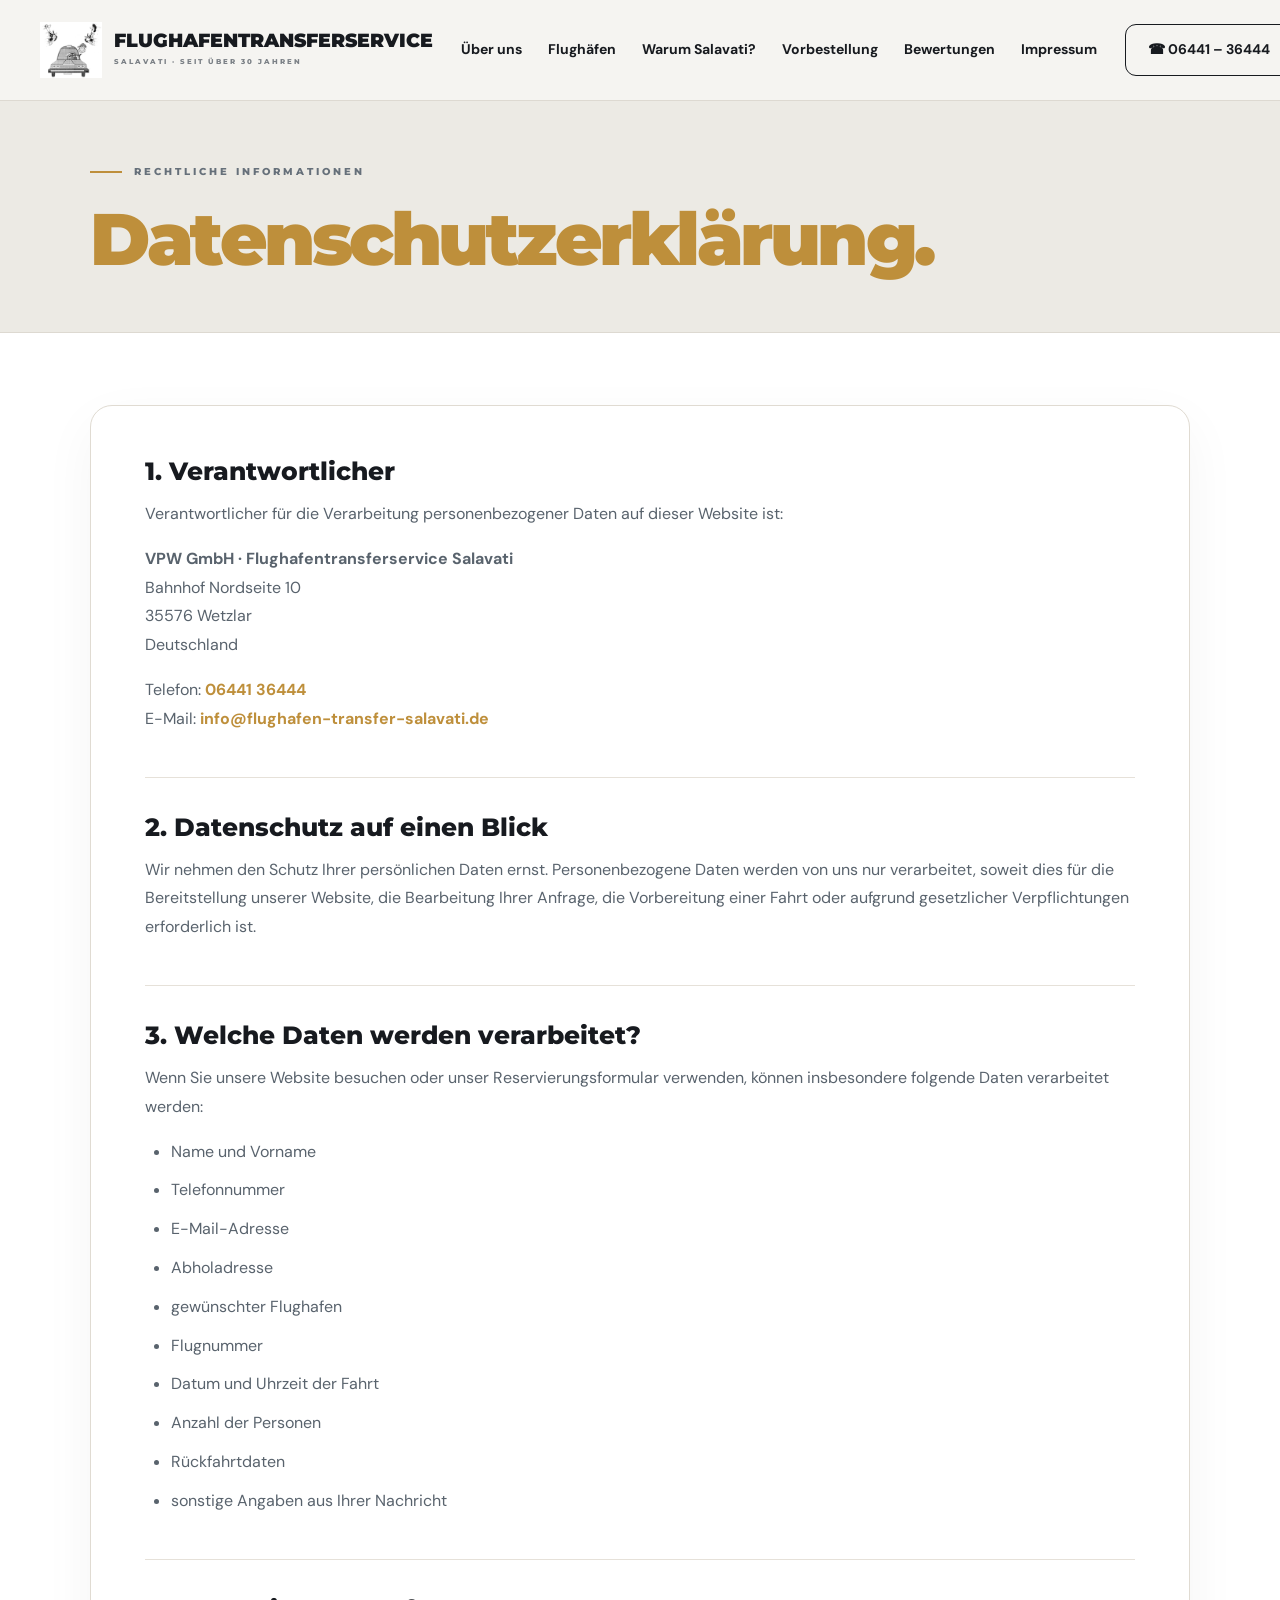
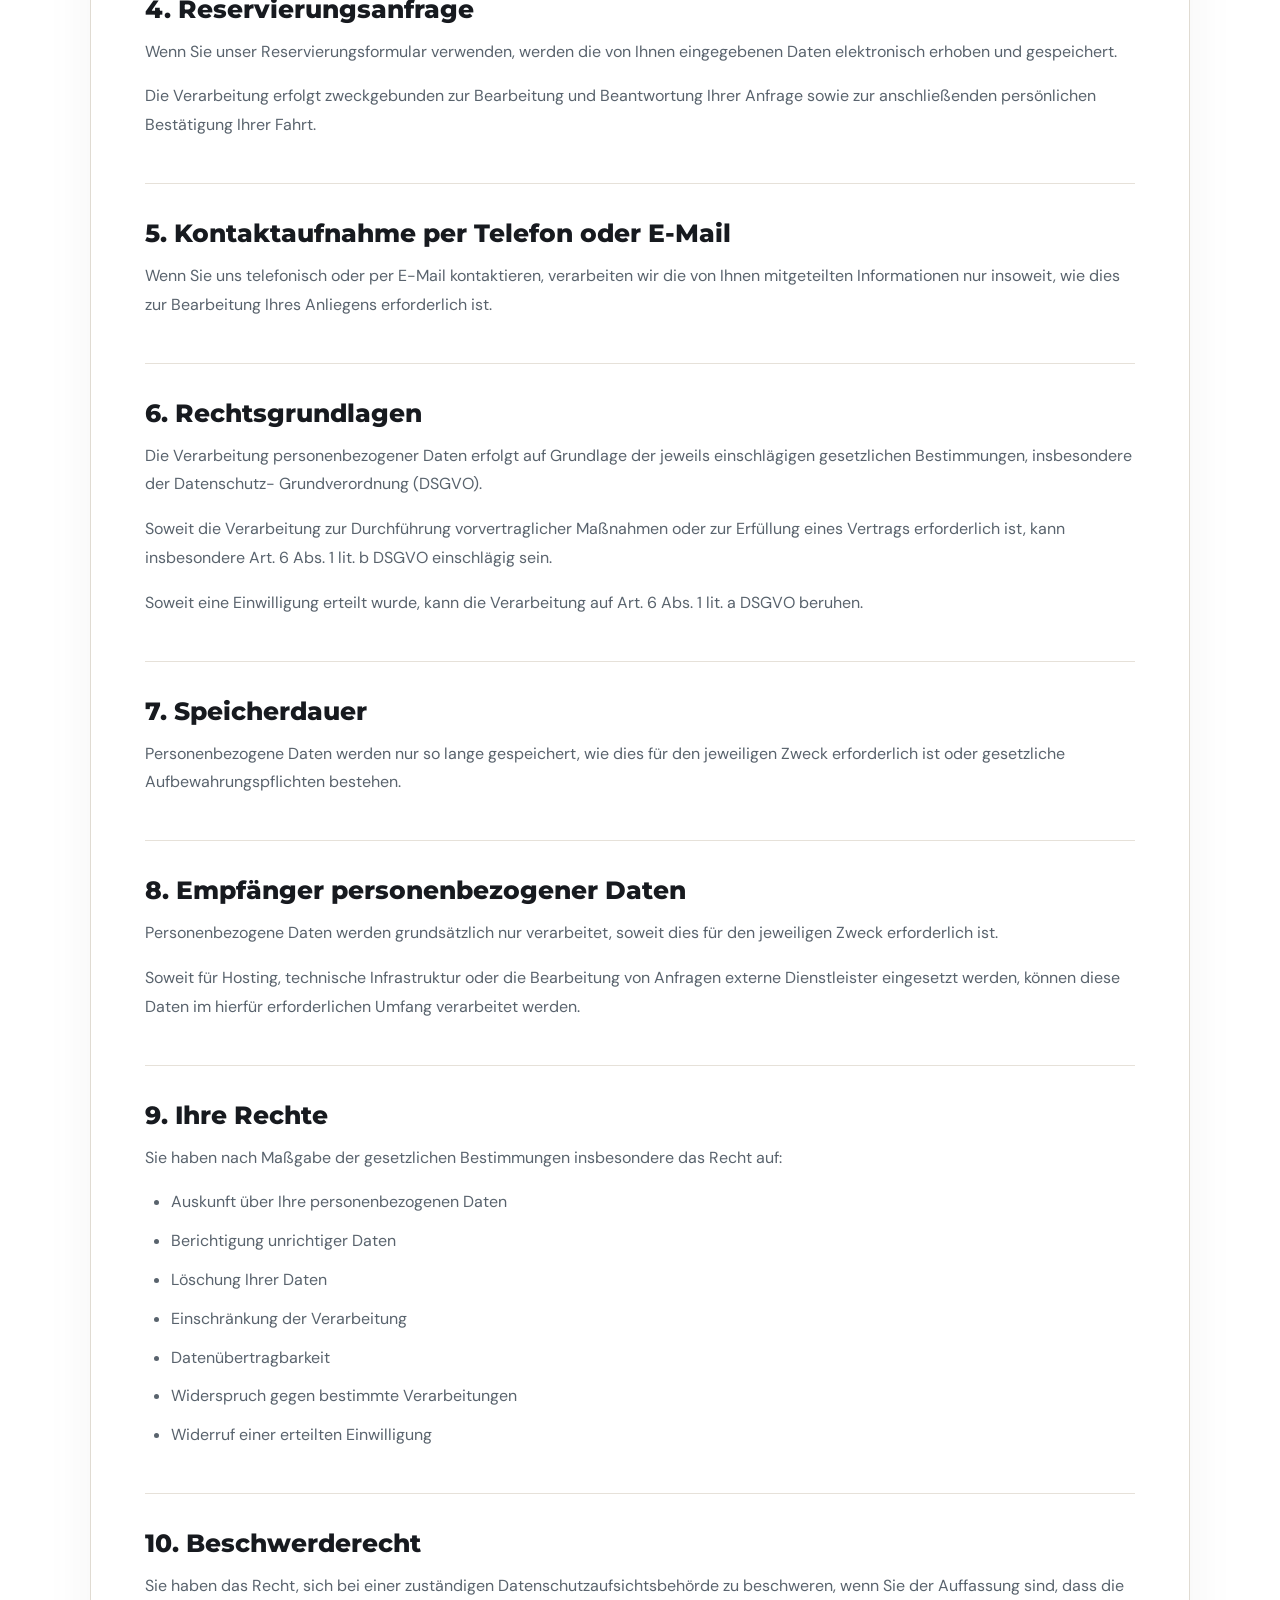
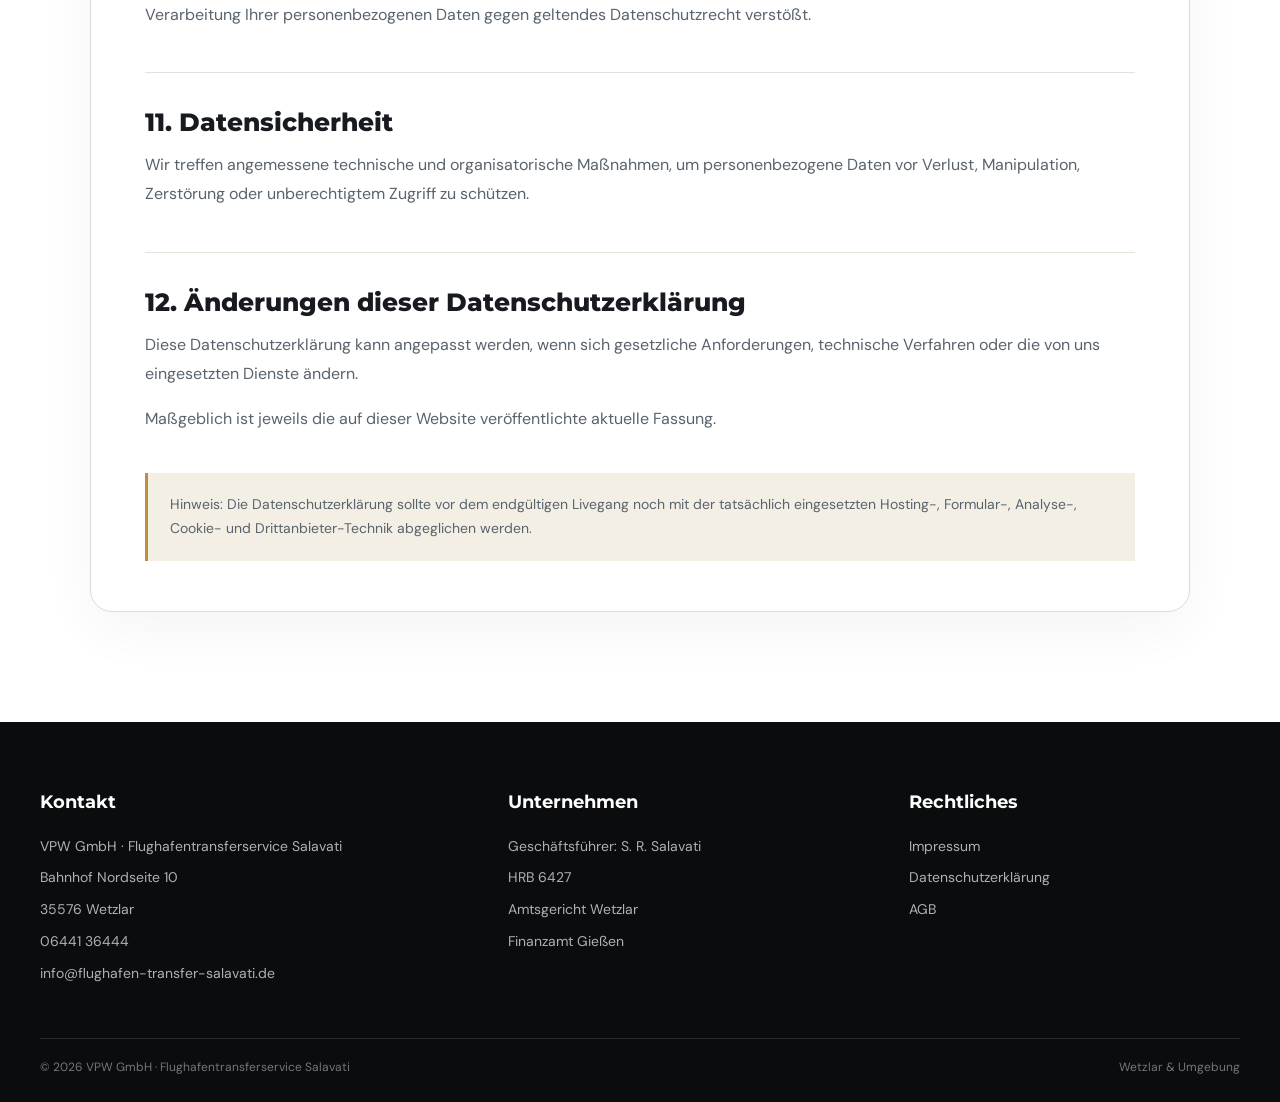
<file: datenschutz.html>
<!DOCTYPE html>
<html lang="de">

<head>

    <meta charset="UTF-8">

    <meta
        name="viewport"
        content="width=device-width, initial-scale=1.0"
    >

    <title>
        Datenschutzerklärung – Flughafentransferservice Salavati
    </title>

    <meta
        name="description"
        content="Datenschutzerklärung des Flughafentransferservice Salavati aus Wetzlar."
    >

    <link rel="preconnect" href="https://fonts.googleapis.com">

    <link
        rel="preconnect"
        href="https://fonts.gstatic.com"
        crossorigin
    >

    <link
        href="https://fonts.googleapis.com/css2?family=DM+Sans:wght@400;500;600;700;800&family=Montserrat:wght@600;700;800;900&display=swap"
        rel="stylesheet"
    >

    <style>

        /* =========================================================
           GRUNDLAGEN
        ========================================================= */

        :root {
            --ink: #171a1f;
            --gold: #be8f3b;
            --muted: #66707a;
            --bg: #f5f4f1;
            --line: #ddd9d1;
        }

        * {
            box-sizing: border-box;
        }

        html {
            margin: 0;
            padding: 0;
            width: 100%;
            overflow-x: hidden;
        }

        body {
            margin: 0;
            padding: 0;
            width: 100%;
            max-width: 100%;
            overflow-x: hidden;

            font-family: "DM Sans", Arial, sans-serif;

            background: var(--bg);
            color: var(--ink);

            line-height: 1.7;
        }

        img {
            max-width: 100%;
        }

        a {
            color: inherit;
            text-decoration: none;
        }


        /* =========================================================
           HEADER
        ========================================================= */

        .site-header {
            width: 100%;
            background: rgba(245, 244, 241, 0.98);
            border-bottom: 1px solid var(--line);
        }

        .header-inner {
            width: min(1400px, calc(100% - 80px));
            min-height: 100px;

            margin: 0 auto;

            display: flex;
            align-items: center;

            gap: 28px;
        }

        .brand {
            display: flex;
            align-items: center;

            gap: 12px;

            min-width: 315px;
            flex-shrink: 0;
        }

        .brand-logo {
            width: 62px;
            height: 62px;

            object-fit: contain;

            flex-shrink: 0;
        }

        .brand-copy {
            display: flex;
            flex-direction: column;

            min-width: 0;
        }

        .brand-copy strong {
            font-family: "Montserrat", Arial, sans-serif;

            font-size: 19px;
            line-height: 0.94;

            font-weight: 900;

            white-space: nowrap;
        }

        .brand-copy span {
            margin-top: 6px;

            font-family: "Montserrat", Arial, sans-serif;

            font-size: 7px;
            font-weight: 800;

            letter-spacing: 2px;

            color: #7b8086;

            white-space: nowrap;
        }

        .main-nav {
            flex: 1;

            display: flex;
            justify-content: center;
            align-items: center;

            gap: 26px;

            white-space: nowrap;
        }

        .main-nav a {
            font-size: 14px;
            font-weight: 700;

            transition: color 0.2s ease;
        }

        .main-nav a:hover {
            color: var(--gold);
        }

        .header-phone {
            min-height: 52px;

            padding: 0 22px;

            display: flex;
            align-items: center;
            justify-content: center;

            border: 1.5px solid var(--ink);
            border-radius: 11px;

            font-size: 14px;
            font-weight: 700;

            white-space: nowrap;

            transition:
                background 0.2s ease,
                color 0.2s ease;
        }

        .header-phone:hover {
            background: var(--ink);
            color: #fff;
        }

        .mobile-menu {
            display: none;

            width: 44px;
            height: 44px;

            align-items: center;
            justify-content: center;

            border: 1px solid var(--line);
            border-radius: 11px;

            background: #fff;

            color: var(--ink);

            font-size: 22px;

            cursor: pointer;
        }


        /* =========================================================
           HERO
        ========================================================= */

        .legal-hero {
            background: #eceae4;

            border-bottom: 1px solid var(--line);
        }

        .legal-container {
            width: min(1100px, calc(100% - 80px));

            margin: 0 auto;
        }

        .legal-hero-inner {
            padding: 62px 0 58px;
        }

        .eyebrow {
            display: flex;
            align-items: center;

            gap: 12px;

            margin-bottom: 24px;

            font-family: "Montserrat", Arial, sans-serif;

            font-size: 10px;
            font-weight: 800;

            letter-spacing: 3px;

            color: var(--muted);
        }

        .eyebrow::before {
            content: "";

            width: 32px;
            height: 2px;

            flex-shrink: 0;

            background: var(--gold);
        }

        .legal-title {
            margin: 0;

            max-width: 100%;

            font-family: "Montserrat", Arial, sans-serif;

            font-size: clamp(48px, 5.7vw, 74px);

            line-height: 0.96;

            letter-spacing: -3.5px;

            font-weight: 900;

            color: var(--gold);

            overflow-wrap: break-word;
            word-break: normal;
            hyphens: auto;
        }


        /* =========================================================
           INHALT
        ========================================================= */

        .legal-main {
            background: #fff;

            padding: 72px 0 110px;
        }

        .legal-card {
            width: min(1100px, calc(100% - 80px));

            margin: 0 auto;

            padding: 50px 54px;

            background: #fff;

            border: 1px solid #e0dbd2;

            border-radius: 22px;

            box-shadow: 0 18px 55px rgba(0, 0, 0, 0.045);
        }

        .legal-section {
            margin-top: 43px;

            padding-top: 34px;

            border-top: 1px solid #e6e1d9;
        }

        .legal-section:first-child {
            margin-top: 0;

            padding-top: 0;

            border-top: 0;
        }

        .legal-section h2 {
            margin: 0 0 14px;

            font-family: "Montserrat", Arial, sans-serif;

            font-size: 25px;

            line-height: 1.2;

            font-weight: 800;
        }

        .legal-section p {
            margin: 0 0 16px;

            color: #59636d;

            font-size: 16px;

            line-height: 1.8;

            overflow-wrap: break-word;
        }

        .legal-section ul {
            margin: 12px 0 20px;

            padding-left: 26px;
        }

        .legal-section li {
            margin-bottom: 10px;

            color: #59636d;

            font-size: 16px;

            line-height: 1.8;

            overflow-wrap: break-word;
        }

        .legal-section a {
            color: var(--gold);

            font-weight: 700;

            overflow-wrap: anywhere;
        }

        .legal-note {
            margin-top: 40px;

            padding: 20px 22px;

            border-left: 3px solid var(--gold);

            background: #f4efe5;

            color: #59636d;

            font-size: 14px;

            line-height: 1.7;

            overflow-wrap: break-word;
        }


        /* =========================================================
           FOOTER
        ========================================================= */

        .footer {
            background: #0b0c0d;

            color: #fff;

            padding: 65px 0 25px;
        }

        .footer-grid {
            width: min(1400px, calc(100% - 80px));

            margin: 0 auto;

            display: grid;

            grid-template-columns:
                1.2fr 1fr 1fr;

            gap: 70px;
        }

        .footer h3 {
            margin: 0 0 17px;

            font-family: "Montserrat", Arial, sans-serif;

            font-size: 18px;
        }

        .footer p {
            margin: 8px 0;

            color: #adb1b6;

            font-size: 14px;

            overflow-wrap: break-word;
        }

        .footer a {
            color: #adb1b6;

            overflow-wrap: anywhere;
        }

        .footer a:hover {
            color: var(--gold);
        }

        .footer-bottom {
            width: min(1400px, calc(100% - 80px));

            margin: 44px auto 0;

            padding-top: 18px;

            border-top: 1px solid #27292c;

            display: flex;

            justify-content: space-between;

            gap: 20px;

            color: #72777d;

            font-size: 12px;
        }


        /* =========================================================
           TABLET
        ========================================================= */

        @media (max-width: 1150px) {

            .header-inner {
                width: calc(100% - 28px);

                min-height: 70px;

                padding: 9px 0;

                flex-wrap: wrap;
            }

            .brand {
                min-width: 0;

                flex: 1;

                max-width: calc(100% - 60px);
            }

            .brand-logo {
                width: 46px;
                height: 46px;
            }

            .brand-copy strong {
                font-size: 13px;
            }

            .brand-copy span {
                font-size: 5px;

                letter-spacing: 1.2px;
            }

            .mobile-menu {
                display: flex;

                flex-shrink: 0;
            }

            .main-nav {
                display: none;

                order: 5;

                flex: 0 0 100%;

                width: 100%;

                flex-direction: column;

                align-items: stretch;

                gap: 0;
            }

            .main-nav.open {
                display: flex;
            }

            .main-nav a {
                padding: 13px 4px;

                border-top: 1px solid var(--line);

                font-size: 14px;
            }

            .header-phone {
                display: none;
            }

            .legal-container {
                width: calc(100% - 28px);
            }

            .legal-card {
                width: calc(100% - 28px);
            }

            .legal-hero-inner {
                padding: 43px 0 40px;
            }

            .legal-title {
                font-size: 42px;

                line-height: 0.98;

                letter-spacing: -2.5px;

                overflow-wrap: anywhere;

                hyphens: auto;
            }

            .legal-main {
                padding: 43px 0 70px;
            }

            .legal-card {
                padding: 30px 22px;

                border-radius: 18px;
            }

            .legal-section {
                margin-top: 36px;

                padding-top: 28px;
            }

            .legal-section h2 {
                font-size: 21px;
            }

            .legal-section p,
            .legal-section li {
                font-size: 15px;

                line-height: 1.75;
            }

            .footer-grid {
                width: calc(100% - 28px);

                grid-template-columns:
                    repeat(2, minmax(0, 1fr));

                gap: 38px;
            }

            .footer-bottom {
                width: calc(100% - 28px);

                flex-direction: column;

                gap: 8px;
            }

        }


        /* =========================================================
           HANDY
        ========================================================= */

        @media (max-width: 520px) {

            .header-inner {
                width: calc(100% - 24px);
            }

            .brand {
                gap: 9px;
            }

            .brand-logo {
                width: 42px;
                height: 42px;
            }

            .brand-copy strong {
                font-size: 11.5px;

                letter-spacing: -0.2px;
            }

            .brand-copy span {
                margin-top: 5px;

                font-size: 4.2px;

                letter-spacing: 1px;
            }

            .mobile-menu {
                width: 42px;
                height: 42px;

                border-radius: 10px;

                font-size: 20px;
            }

            .legal-container {
                width: calc(100% - 24px);
            }

            .legal-hero-inner {
                padding: 38px 0 36px;
            }

            .eyebrow {
                gap: 10px;

                margin-bottom: 20px;

                font-size: 8px;

                letter-spacing: 2.2px;
            }

            .eyebrow::before {
                width: 26px;
            }

            /*
             * WICHTIG:
             * Die Überschrift bleibt innerhalb des Bildschirms.
             */

            .legal-title {
                width: 100%;
                max-width: 100%;

                font-size: 36px;

                line-height: 1;

                letter-spacing: -2px;

                overflow-wrap: anywhere;

                word-break: normal;

                hyphens: auto;
            }

            .legal-main {
                padding: 34px 0 55px;
            }

            .legal-card {
                width: calc(100% - 24px);

                padding: 24px 17px;

                border-radius: 17px;
            }

            .legal-section {
                margin-top: 32px;

                padding-top: 25px;
            }

            .legal-section h2 {
                margin-bottom: 12px;

                font-size: 20px;

                line-height: 1.25;

                letter-spacing: -0.3px;
            }

            .legal-section p,
            .legal-section li {
                font-size: 15px;

                line-height: 1.7;
            }

            .legal-section ul {
                padding-left: 22px;
            }

            .legal-note {
                margin-top: 32px;

                padding: 17px 16px;

                font-size: 13px;
            }

            .footer {
                padding: 48px 0 22px;
            }

            .footer-grid {
                width: calc(100% - 24px);

                grid-template-columns: 1fr;

                gap: 32px;
            }

            .footer-bottom {
                width: calc(100% - 24px);

                margin-top: 34px;
            }

        }


        /* =========================================================
           SEHR KLEINE HANDYS
        ========================================================= */

        @media (max-width: 380px) {

            .legal-title {
                font-size: 32px;

                letter-spacing: -1.7px;
            }

            .legal-card {
                padding-left: 15px;
                padding-right: 15px;
            }

            .legal-section h2 {
                font-size: 19px;
            }

            .legal-section p,
            .legal-section li {
                font-size: 14px;
            }

        }

    </style>

</head>


<body>


<!-- =========================================================
     HEADER
========================================================= -->

<header class="site-header">

    <div class="header-inner">


        <a
            href="index.html"
            class="brand"
            aria-label="Flughafentransferservice Salavati"
        >

            <img
                class="brand-logo"
                src="./Logo Flughafentransfer.png"
                alt="Flughafentransfer Salavati"
            >

            <div class="brand-copy">

                <strong>
                    FLUGHAFENTRANSFERSERVICE
                </strong>

                <span>
                    SALAVATI · SEIT ÜBER 30 JAHREN
                </span>

            </div>

        </a>


        <button
            class="mobile-menu"
            id="mobileMenu"
            type="button"
            aria-label="Menü öffnen"
            aria-expanded="false"
        >
            ☰
        </button>


        <nav
            class="main-nav"
            id="mainNav"
            aria-label="Hauptnavigation"
        >

            <a href="index.html#ueber">
                Über uns
            </a>

            <a href="index.html#flughafen">
                Flughäfen
            </a>

            <a href="index.html#warum">
                Warum Salavati?
            </a>

            <a href="index.html#vorbestellung">
                Vorbestellung
            </a>

            <a href="index.html#bewertungen">
                Bewertungen
            </a>

            <a href="impressum.html">
                Impressum
            </a>

        </nav>


        <a
            href="tel:+49644136444"
            class="header-phone"
        >
            ☎ 06441 – 36444
        </a>


    </div>

</header>


<!-- =========================================================
     HERO
========================================================= -->

<section class="legal-hero">

    <div class="legal-container legal-hero-inner">

        <div class="eyebrow">
            RECHTLICHE INFORMATIONEN
        </div>

        <h1 class="legal-title">
            Datenschutzerklärung.
        </h1>

    </div>

</section>


<!-- =========================================================
     INHALT
========================================================= -->

<main class="legal-main">

    <div class="legal-card">


        <section class="legal-section">

            <h2>
                1. Verantwortlicher
            </h2>

            <p>
                Verantwortlicher für die Verarbeitung
                personenbezogener Daten auf dieser Website ist:
            </p>

            <p>

                <strong>
                    VPW GmbH · Flughafentransferservice Salavati
                </strong>
                <br>

                Bahnhof Nordseite 10
                <br>

                35576 Wetzlar
                <br>

                Deutschland

            </p>

            <p>

                Telefon:
                <a href="tel:+49644136444">
                    06441 36444
                </a>

                <br>

                E-Mail:
                <a href="mailto:info@flughafen-transfer-salavati.de">
                    info@flughafen-transfer-salavati.de
                </a>

            </p>

        </section>


        <section class="legal-section">

            <h2>
                2. Datenschutz auf einen Blick
            </h2>

            <p>
                Wir nehmen den Schutz Ihrer persönlichen Daten ernst.
                Personenbezogene Daten werden von uns nur verarbeitet,
                soweit dies für die Bereitstellung unserer Website,
                die Bearbeitung Ihrer Anfrage, die Vorbereitung einer
                Fahrt oder aufgrund gesetzlicher Verpflichtungen
                erforderlich ist.
            </p>

        </section>


        <section class="legal-section">

            <h2>
                3. Welche Daten werden verarbeitet?
            </h2>

            <p>
                Wenn Sie unsere Website besuchen oder unser
                Reservierungsformular verwenden, können insbesondere
                folgende Daten verarbeitet werden:
            </p>

            <ul>

                <li>
                    Name und Vorname
                </li>

                <li>
                    Telefonnummer
                </li>

                <li>
                    E-Mail-Adresse
                </li>

                <li>
                    Abholadresse
                </li>

                <li>
                    gewünschter Flughafen
                </li>

                <li>
                    Flugnummer
                </li>

                <li>
                    Datum und Uhrzeit der Fahrt
                </li>

                <li>
                    Anzahl der Personen
                </li>

                <li>
                    Rückfahrtdaten
                </li>

                <li>
                    sonstige Angaben aus Ihrer Nachricht
                </li>

            </ul>

        </section>


        <section class="legal-section">

            <h2>
                4. Reservierungsanfrage
            </h2>

            <p>
                Wenn Sie unser Reservierungsformular verwenden,
                werden die von Ihnen eingegebenen Daten elektronisch
                erhoben und gespeichert.
            </p>

            <p>
                Die Verarbeitung erfolgt zweckgebunden zur Bearbeitung
                und Beantwortung Ihrer Anfrage sowie zur anschließenden
                persönlichen Bestätigung Ihrer Fahrt.
            </p>

        </section>


        <section class="legal-section">

            <h2>
                5. Kontaktaufnahme per Telefon oder E-Mail
            </h2>

            <p>
                Wenn Sie uns telefonisch oder per E-Mail kontaktieren,
                verarbeiten wir die von Ihnen mitgeteilten Informationen
                nur insoweit, wie dies zur Bearbeitung Ihres Anliegens
                erforderlich ist.
            </p>

        </section>


        <section class="legal-section">

            <h2>
                6. Rechtsgrundlagen
            </h2>

            <p>
                Die Verarbeitung personenbezogener Daten erfolgt auf
                Grundlage der jeweils einschlägigen gesetzlichen
                Bestimmungen, insbesondere der Datenschutz-
                Grundverordnung (DSGVO).
            </p>

            <p>
                Soweit die Verarbeitung zur Durchführung
                vorvertraglicher Maßnahmen oder zur Erfüllung eines
                Vertrags erforderlich ist, kann insbesondere
                Art. 6 Abs. 1 lit. b DSGVO einschlägig sein.
            </p>

            <p>
                Soweit eine Einwilligung erteilt wurde, kann die
                Verarbeitung auf Art. 6 Abs. 1 lit. a DSGVO beruhen.
            </p>

        </section>


        <section class="legal-section">

            <h2>
                7. Speicherdauer
            </h2>

            <p>
                Personenbezogene Daten werden nur so lange gespeichert,
                wie dies für den jeweiligen Zweck erforderlich ist
                oder gesetzliche Aufbewahrungspflichten bestehen.
            </p>

        </section>


        <section class="legal-section">

            <h2>
                8. Empfänger personenbezogener Daten
            </h2>

            <p>
                Personenbezogene Daten werden grundsätzlich nur
                verarbeitet, soweit dies für den jeweiligen Zweck
                erforderlich ist.
            </p>

            <p>
                Soweit für Hosting, technische Infrastruktur oder
                die Bearbeitung von Anfragen externe Dienstleister
                eingesetzt werden, können diese Daten im hierfür
                erforderlichen Umfang verarbeitet werden.
            </p>

        </section>


        <section class="legal-section">

            <h2>
                9. Ihre Rechte
            </h2>

            <p>
                Sie haben nach Maßgabe der gesetzlichen Bestimmungen
                insbesondere das Recht auf:
            </p>

            <ul>

                <li>
                    Auskunft über Ihre personenbezogenen Daten
                </li>

                <li>
                    Berichtigung unrichtiger Daten
                </li>

                <li>
                    Löschung Ihrer Daten
                </li>

                <li>
                    Einschränkung der Verarbeitung
                </li>

                <li>
                    Datenübertragbarkeit
                </li>

                <li>
                    Widerspruch gegen bestimmte Verarbeitungen
                </li>

                <li>
                    Widerruf einer erteilten Einwilligung
                </li>

            </ul>

        </section>


        <section class="legal-section">

            <h2>
                10. Beschwerderecht
            </h2>

            <p>
                Sie haben das Recht, sich bei einer zuständigen
                Datenschutzaufsichtsbehörde zu beschweren, wenn Sie
                der Auffassung sind, dass die Verarbeitung Ihrer
                personenbezogenen Daten gegen geltendes
                Datenschutzrecht verstößt.
            </p>

        </section>


        <section class="legal-section">

            <h2>
                11. Datensicherheit
            </h2>

            <p>
                Wir treffen angemessene technische und organisatorische
                Maßnahmen, um personenbezogene Daten vor Verlust,
                Manipulation, Zerstörung oder unberechtigtem Zugriff
                zu schützen.
            </p>

        </section>


        <section class="legal-section">

            <h2>
                12. Änderungen dieser Datenschutzerklärung
            </h2>

            <p>
                Diese Datenschutzerklärung kann angepasst werden,
                wenn sich gesetzliche Anforderungen, technische
                Verfahren oder die von uns eingesetzten Dienste ändern.
            </p>

            <p>
                Maßgeblich ist jeweils die auf dieser Website
                veröffentlichte aktuelle Fassung.
            </p>

        </section>


        <div class="legal-note">

            Hinweis: Die Datenschutzerklärung sollte vor dem
            endgültigen Livegang noch mit der tatsächlich eingesetzten
            Hosting-, Formular-, Analyse-, Cookie- und
            Drittanbieter-Technik abgeglichen werden.

        </div>


    </div>

</main>


<!-- =========================================================
     FOOTER
========================================================= -->

<footer class="footer">

    <div class="footer-grid">


        <div>

            <h3>
                Kontakt
            </h3>

            <p>
                VPW GmbH · Flughafentransferservice Salavati
            </p>

            <p>
                Bahnhof Nordseite 10
            </p>

            <p>
                35576 Wetzlar
            </p>

            <p>
                <a href="tel:+49644136444">
                    06441 36444
                </a>
            </p>

            <p>
                <a href="mailto:info@flughafen-transfer-salavati.de">
                    info@flughafen-transfer-salavati.de
                </a>
            </p>

        </div>


        <div>

            <h3>
                Unternehmen
            </h3>

            <p>
                Geschäftsführer: S. R. Salavati
            </p>

            <p>
                HRB 6427
            </p>

            <p>
                Amtsgericht Wetzlar
            </p>

            <p>
                Finanzamt Gießen
            </p>

        </div>


        <div>

            <h3>
                Rechtliches
            </h3>

            <p>
                <a href="impressum.html">
                    Impressum
                </a>
            </p>

            <p>
                <a href="datenschutz.html">
                    Datenschutzerklärung
                </a>
            </p>

            <p>
                <a href="agb.html">
                    AGB
                </a>
            </p>

        </div>


    </div>


    <div class="footer-bottom">

        <span>
            © 2026 VPW GmbH · Flughafentransferservice Salavati
        </span>

        <span>
            Wetzlar &amp; Umgebung
        </span>

    </div>

</footer>


<!-- =========================================================
     MOBILE MENÜ
========================================================= -->

<script>

    const mobileMenu =
        document.getElementById("mobileMenu");

    const mainNav =
        document.getElementById("mainNav");


    if (mobileMenu && mainNav) {

        mobileMenu.addEventListener(
            "click",
            function () {

                const isOpen =
                    mainNav.classList.toggle("open");

                mobileMenu.setAttribute(
                    "aria-expanded",
                    isOpen ? "true" : "false"
                );

            }
        );


        mainNav
            .querySelectorAll("a")
            .forEach(function (link) {

                link.addEventListener(
                    "click",
                    function () {

                        mainNav.classList.remove("open");

                        mobileMenu.setAttribute(
                            "aria-expanded",
                            "false"
                        );

                    }
                );

            });

    }

</script>


</body>

</html>
</file>
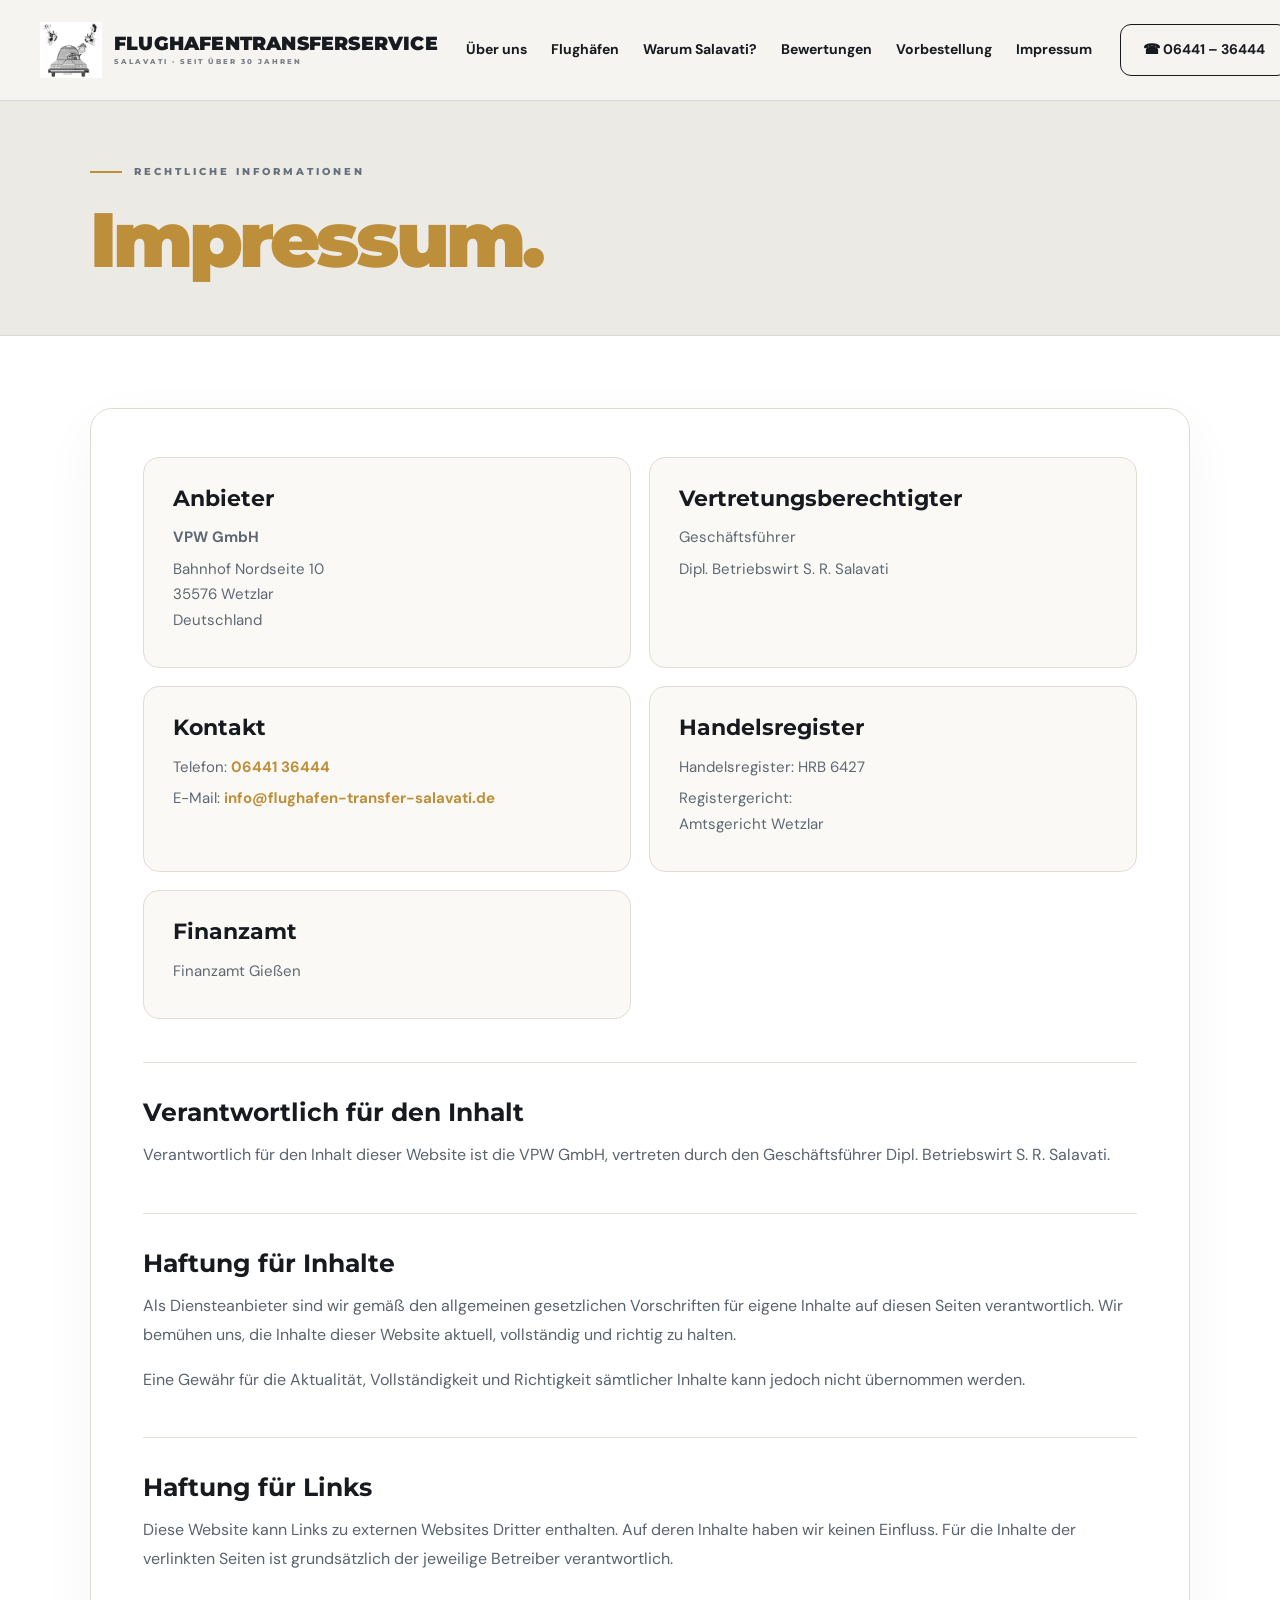
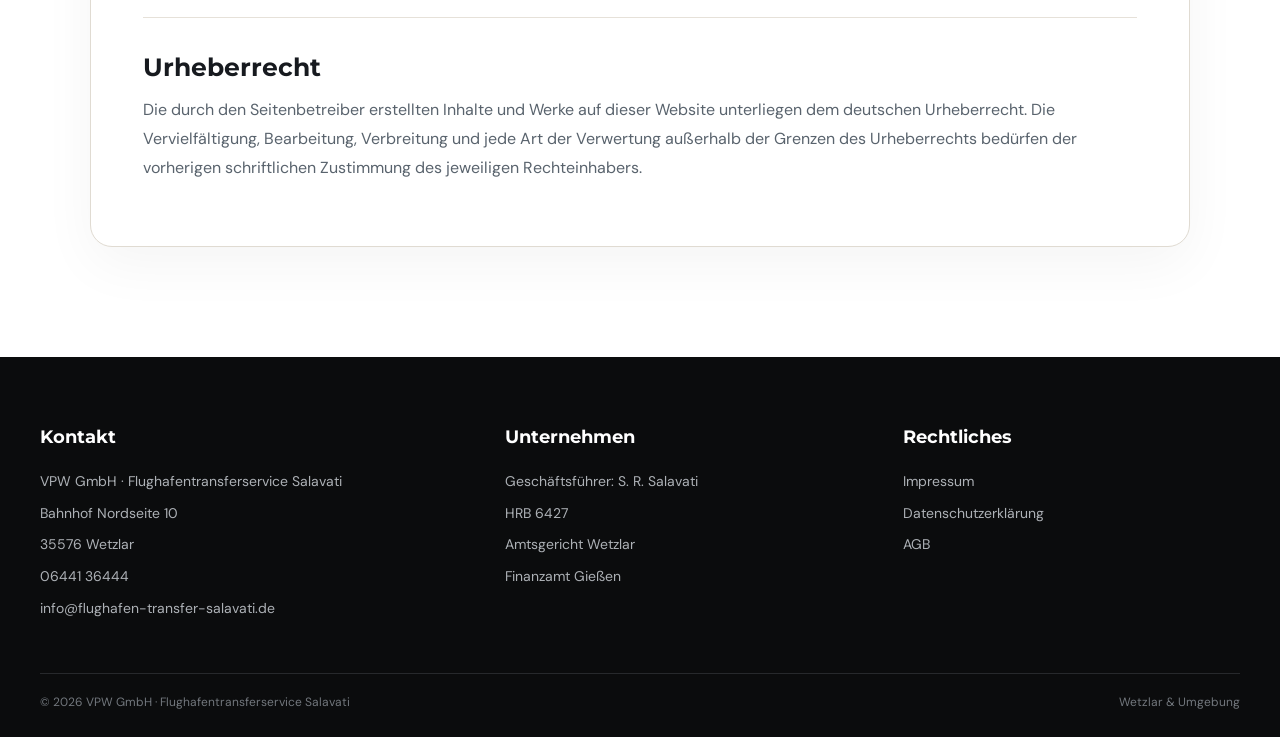
<file: impressum.html>
<!DOCTYPE html>
<html lang="de">

<head>

    <meta charset="UTF-8">

    <meta
        name="viewport"
        content="width=device-width, initial-scale=1.0"
    >

    <title>
        Impressum – Flughafentransferservice Salavati
    </title>

    <link
        rel="preconnect"
        href="https://fonts.googleapis.com"
    >

    <link
        rel="preconnect"
        href="https://fonts.gstatic.com"
        crossorigin
    >

    <link
        href="https://fonts.googleapis.com/css2?family=DM+Sans:wght@400;500;600;700;800&family=Montserrat:wght@600;700;800;900&display=swap"
        rel="stylesheet"
    >

    <style>

        :root {
            --ink: #171a1f;
            --gold: #be8f3b;
            --muted: #66707a;
            --bg: #f5f4f1;
            --white: #ffffff;
            --line: #ddd9d1;
            --card: #faf9f6;
        }


        * {
            box-sizing: border-box;
        }


        html,
        body {
            margin: 0;
            padding: 0;
            width: 100%;
            max-width: 100%;

            overflow-x: hidden;
        }


        body {
            font-family: "DM Sans", Arial, sans-serif;

            color: var(--ink);

            background: var(--bg);

            line-height: 1.7;
        }


        body.menu-open {
            overflow: hidden;
        }


        a {
            color: inherit;
            text-decoration: none;
        }


        /* =====================================================
           HEADER
        ===================================================== */

        .site-header {
            position: relative;
            z-index: 1000;

            width: 100%;

            background: rgba(245,244,241,.98);

            border-bottom: 1px solid var(--line);
        }


        .header-inner {
            width: min(1400px, calc(100% - 80px));

            min-height: 100px;

            margin: 0 auto;

            display: flex;

            align-items: center;

            gap: 28px;
        }


        .brand {
            display: flex;

            align-items: center;

            gap: 12px;

            min-width: 315px;

            flex-shrink: 0;
        }


        .brand-logo {
            width: 62px;
            height: 62px;

            flex-shrink: 0;

            object-fit: contain;
        }


        .brand-copy {
            display: flex;

            flex-direction: column;
        }


        .brand-copy strong {
            font-family: "Montserrat", Arial, sans-serif;

            font-size: 19px;

            line-height: .94;

            font-weight: 900;

            letter-spacing: .2px;

            white-space: nowrap;
        }


        .brand-copy span {
            margin-top: 6px;

            font-family: "Montserrat", Arial, sans-serif;

            font-size: 7px;

            line-height: 1;

            font-weight: 800;

            letter-spacing: 2px;

            color: #7b8086;

            white-space: nowrap;
        }


        .main-nav {
            flex: 1;

            display: flex;

            align-items: center;

            justify-content: center;

            gap: 24px;

            white-space: nowrap;
        }


        .main-nav a {
            font-size: 14px;

            font-weight: 700;

            transition: color .2s ease;
        }


        .main-nav a:hover {
            color: var(--gold);
        }


        .header-actions {
            display: flex;

            align-items: center;

            gap: 9px;

            flex-shrink: 0;
        }


        .header-phone {
            min-height: 52px;

            padding: 0 22px;

            display: flex;

            align-items: center;

            justify-content: center;

            border: 1.5px solid var(--ink);

            border-radius: 11px;

            background: transparent;

            font-size: 14px;

            font-weight: 700;

            white-space: nowrap;

            transition:
                background .2s ease,
                color .2s ease;
        }


        .header-phone:hover {
            background: var(--ink);

            color: #fff;
        }


        .menu-toggle {
            display: none;

            width: 46px;
            height: 46px;

            align-items: center;
            justify-content: center;

            border: 1px solid var(--line);

            border-radius: 11px;

            background: #fff;

            color: var(--ink);

            font-size: 22px;

            cursor: pointer;
        }


        .mobile-nav {
            display: none;
        }


        /* =====================================================
           HERO
        ===================================================== */

        .legal-hero {
            background: #eceae4;

            border-bottom: 1px solid var(--line);
        }


        .legal-container {
            width: min(1100px, calc(100% - 80px));

            margin: 0 auto;
        }


        .legal-hero-inner {
            padding: 62px 0 58px;
        }


        .eyebrow {
            display: flex;

            align-items: center;

            gap: 12px;

            margin-bottom: 24px;

            font-family: "Montserrat", Arial, sans-serif;

            font-size: 10px;

            font-weight: 800;

            letter-spacing: 3px;

            color: var(--muted);
        }


        .eyebrow::before {
            content: "";

            width: 32px;
            height: 2px;

            background: var(--gold);
        }


        .legal-title {
            margin: 0;

            font-family: "Montserrat", Arial, sans-serif;

            font-size: clamp(55px, 6vw, 78px);

            line-height: .95;

            letter-spacing: -4px;

            font-weight: 900;

            color: var(--gold);
        }


        /* =====================================================
           CONTENT
        ===================================================== */

        .legal-main {
            background: #fff;

            padding: 72px 0 110px;
        }


        .legal-card {
            width: min(1100px, calc(100% - 80px));

            margin: 0 auto;

            padding: 48px 52px;

            background: #fff;

            border: 1px solid #e0dbd2;

            border-radius: 22px;

            box-shadow: 0 18px 55px rgba(0,0,0,.045);
        }


        .info-grid {
            display: grid;

            grid-template-columns: 1fr 1fr;

            gap: 18px;
        }


        .info-box {
            min-width: 0;

            padding: 28px 29px;

            background: var(--card);

            border: 1px solid #e1dcd4;

            border-radius: 16px;
        }


        .info-box h2 {
            margin: 0 0 13px;

            font-family: "Montserrat", Arial, sans-serif;

            font-size: 22px;

            line-height: 1.2;
        }


        .info-box p {
            margin: 6px 0;

            color: #5e6872;

            font-size: 15px;

            line-height: 1.7;
        }


        .info-box a {
            color: var(--gold);

            font-weight: 700;
        }


        .legal-section {
            margin-top: 43px;

            padding-top: 34px;

            border-top: 1px solid #e6e1d9;
        }


        .legal-section h2 {
            margin: 0 0 14px;

            font-family: "Montserrat", Arial, sans-serif;

            font-size: 25px;

            line-height: 1.2;
        }


        .legal-section p {
            margin: 0 0 16px;

            color: #59636d;

            font-size: 16px;

            line-height: 1.8;
        }


        /* =====================================================
           FOOTER
        ===================================================== */

        .footer {
            background: #0b0c0d;

            color: #fff;

            padding: 65px 0 25px;
        }


        .footer-grid {
            width: min(1400px, calc(100% - 80px));

            margin: 0 auto;

            display: grid;

            grid-template-columns: 1.2fr 1fr 1fr;

            gap: 60px;
        }


        .footer h3 {
            margin: 0 0 17px;

            font-family: "Montserrat", Arial, sans-serif;

            font-size: 18px;
        }


        .footer p {
            margin: 8px 0;

            color: #adb1b6;

            font-size: 14px;
        }


        .footer a {
            color: #adb1b6;
        }


        .footer a:hover {
            color: var(--gold);
        }


        .footer-bottom {
            width: min(1400px, calc(100% - 80px));

            margin: 44px auto 0;

            padding-top: 18px;

            border-top: 1px solid #27292c;

            display: flex;

            justify-content: space-between;

            gap: 20px;

            color: #72777d;

            font-size: 12px;
        }


        /* =====================================================
           IPAD / TABLET
           GENAU WIE HAUPTSEITE
        ===================================================== */

        @media (max-width: 1150px) {

            .header-inner {
                width: calc(100% - 44px);

                min-height: 86px;
            }


            .brand {
                min-width: 0;

                flex: 1 1 auto;
            }


            .brand-logo {
                width: 58px;
                height: 58px;
            }


            .brand-copy strong {
                font-size: 15px;
            }


            .brand-copy span {
                font-size: 6px;
            }


            /* Normale Navigation aus */
            .main-nav {
                display: none;
            }


            /* Hamburger an */
            .menu-toggle {
                display: flex;
            }


            .header-phone {
                display: none;
            }


            /* Mobile-Navigation */
            .mobile-nav {
                display: flex;

                flex-direction: column;

                width: 100%;

                max-height: 0;

                overflow: hidden;

                padding: 0 22px;

                opacity: 0;

                pointer-events: none;

                background: #fff;

                border-top: 1px solid transparent;

                box-shadow: 0 16px 35px rgba(0,0,0,.06);

                transition:
                    max-height .25s ease,
                    opacity .2s ease,
                    padding .25s ease;
            }


            body.menu-open .mobile-nav {
                max-height: 500px;

                padding: 8px 22px 18px;

                opacity: 1;

                pointer-events: auto;

                border-top-color: #e7e2da;
            }


            .mobile-nav a {
                padding: 13px 2px;

                border-bottom: 1px solid #ece8e1;

                font-size: 14px;

                font-weight: 800;
            }


            .mobile-nav a:last-child {
                border-bottom: 0;
            }


            /* Footer auf dem iPad in 3 Spalten */
            .footer-grid {
                grid-template-columns: 1.2fr 1fr 1fr;

                gap: 35px;
            }


            .footer-bottom {
                flex-direction: row;

                align-items: center;
            }
        }


        /* =====================================================
           HANDY
        ===================================================== */

        @media (max-width: 800px) {

            .header-inner {
                width: calc(100% - 28px);

                min-height: 78px;
                height: 78px;

                padding: 0;
            }


            .brand-logo {
                width: 52px;
                height: 52px;
            }


            .brand-copy strong {
                font-size: 12px;
            }


            .brand-copy span {
                margin-top: 6px;

                font-size: 5px;

                letter-spacing: 1.2px;
            }


            .menu-toggle {
                width: 46px;
                height: 46px;
            }


            .mobile-nav {
                padding-left: 14px;
                padding-right: 14px;
            }


            body.menu-open .mobile-nav {
                padding: 7px 14px 16px;
            }


            .mobile-nav a {
                padding: 12px 3px;

                font-size: 14px;
            }


            .legal-container,
            .legal-card {
                width: calc(100% - 28px);
            }


            .legal-hero-inner {
                padding: 43px 0 40px;
            }


            .legal-title {
                font-size: 44px;

                letter-spacing: -2.5px;
            }


            .legal-main {
                padding: 43px 0 70px;
            }


            .legal-card {
                padding: 27px 20px;

                border-radius: 18px;
            }


            .info-grid {
                grid-template-columns: 1fr;
            }


            .info-box {
                padding: 24px 21px;
            }


            .legal-section {
                margin-top: 36px;

                padding-top: 28px;
            }


            .legal-section h2 {
                font-size: 21px;
            }


            .legal-section p {
                font-size: 15px;

                line-height: 1.75;
            }


            .footer-grid {
                width: calc(100% - 28px);

                grid-template-columns: 1fr;

                gap: 38px;
            }


            .footer-bottom {
                width: calc(100% - 28px);

                flex-direction: column;

                align-items: flex-start;

                gap: 7px;
            }
        }


        /* =====================================================
           KLEINE HANDYS
        ===================================================== */

        @media (max-width: 520px) {

            .brand-logo {
                width: 46px;
                height: 46px;
            }


            .brand-copy strong {
                font-size: 11px;
            }


            .brand-copy span {
                font-size: 4.5px;
            }


            .legal-title {
                font-size: 38px;
            }


            .legal-card {
                padding: 22px 16px;
            }
        }

    </style>

</head>


<body id="top">


<!-- =====================================================
     HEADER
===================================================== -->

<header class="site-header">

    <div class="header-inner">


        <a
            href="index.html"
            class="brand"
            aria-label="Flughafentransferservice Salavati"
        >

            <img
                class="brand-logo"
                src="./Logo Flughafentransfer.png"
                alt="Flughafentransfer Salavati"
            >

            <div class="brand-copy">

                <strong>
                    FLUGHAFENTRANSFERSERVICE
                </strong>

                <span>
                    SALAVATI · SEIT ÜBER 30 JAHREN
                </span>

            </div>

        </a>


        <nav
            class="main-nav"
            aria-label="Hauptnavigation"
        >

            <a href="index.html#ueber">
                Über uns
            </a>

            <a href="index.html#flughafen">
                Flughäfen
            </a>

            <a href="index.html#warum">
                Warum Salavati?
            </a>

            <a href="index.html#bewertungen">
                Bewertungen
            </a>

            <a href="index.html#vorbestellung">
                Vorbestellung
            </a>

            <a href="impressum.html">
                Impressum
            </a>

        </nav>


        <div class="header-actions">

            <a
                href="tel:+49644136444"
                class="header-phone"
            >
                ☎ 06441 – 36444
            </a>


            <button
                class="menu-toggle"
                id="menuToggle"
                type="button"
                aria-label="Menü öffnen"
                aria-expanded="false"
            >
                ☰
            </button>

        </div>

    </div>


    <nav
        class="mobile-nav"
        id="mobileNav"
        aria-label="Mobile Navigation"
    >

        <a href="index.html#ueber">
            Über uns
        </a>

        <a href="index.html#flughafen">
            Flughäfen
        </a>

        <a href="index.html#warum">
            Warum Salavati?
        </a>

        <a href="index.html#bewertungen">
            Bewertungen
        </a>

        <a href="index.html#vorbestellung">
            Vorbestellung
        </a>

        <a href="impressum.html">
            Impressum
        </a>

    </nav>

</header>


<!-- =====================================================
     HERO
===================================================== -->

<section class="legal-hero">

    <div class="legal-container legal-hero-inner">

        <div class="eyebrow">
            RECHTLICHE INFORMATIONEN
        </div>

        <h1 class="legal-title">
            Impressum.
        </h1>

    </div>

</section>


<!-- =====================================================
     CONTENT
===================================================== -->

<main class="legal-main">

    <div class="legal-card">


        <div class="info-grid">


            <div class="info-box">

                <h2>
                    Anbieter
                </h2>

                <p>
                    <strong>
                        VPW GmbH
                    </strong>
                </p>

                <p>
                    Bahnhof Nordseite 10<br>
                    35576 Wetzlar<br>
                    Deutschland
                </p>

            </div>


            <div class="info-box">

                <h2>
                    Vertretungsberechtigter
                </h2>

                <p>
                    Geschäftsführer
                </p>

                <p>
                    Dipl. Betriebswirt S. R. Salavati
                </p>

            </div>


            <div class="info-box">

                <h2>
                    Kontakt
                </h2>

                <p>
                    Telefon:
                    <a href="tel:+49644136444">
                        06441 36444
                    </a>
                </p>

                <p>
                    E-Mail:
                    <a href="mailto:info@flughafen-transfer-salavati.de">
                        info@flughafen-transfer-salavati.de
                    </a>
                </p>

            </div>


            <div class="info-box">

                <h2>
                    Handelsregister
                </h2>

                <p>
                    Handelsregister: HRB 6427
                </p>

                <p>
                    Registergericht:<br>
                    Amtsgericht Wetzlar
                </p>

            </div>


            <div class="info-box">

                <h2>
                    Finanzamt
                </h2>

                <p>
                    Finanzamt Gießen
                </p>

            </div>


        </div>


        <section class="legal-section">

            <h2>
                Verantwortlich für den Inhalt
            </h2>

            <p>
                Verantwortlich für den Inhalt dieser Website ist die
                VPW GmbH, vertreten durch den Geschäftsführer
                Dipl. Betriebswirt S. R. Salavati.
            </p>

        </section>


        <section class="legal-section">

            <h2>
                Haftung für Inhalte
            </h2>

            <p>
                Als Diensteanbieter sind wir gemäß den allgemeinen
                gesetzlichen Vorschriften für eigene Inhalte auf diesen
                Seiten verantwortlich. Wir bemühen uns, die Inhalte
                dieser Website aktuell, vollständig und richtig zu halten.
            </p>

            <p>
                Eine Gewähr für die Aktualität, Vollständigkeit und
                Richtigkeit sämtlicher Inhalte kann jedoch nicht
                übernommen werden.
            </p>

        </section>


        <section class="legal-section">

            <h2>
                Haftung für Links
            </h2>

            <p>
                Diese Website kann Links zu externen Websites Dritter
                enthalten. Auf deren Inhalte haben wir keinen Einfluss.
                Für die Inhalte der verlinkten Seiten ist grundsätzlich
                der jeweilige Betreiber verantwortlich.
            </p>

        </section>


        <section class="legal-section">

            <h2>
                Urheberrecht
            </h2>

            <p>
                Die durch den Seitenbetreiber erstellten Inhalte und
                Werke auf dieser Website unterliegen dem deutschen
                Urheberrecht. Die Vervielfältigung, Bearbeitung,
                Verbreitung und jede Art der Verwertung außerhalb der
                Grenzen des Urheberrechts bedürfen der vorherigen
                schriftlichen Zustimmung des jeweiligen Rechteinhabers.
            </p>

        </section>


    </div>

</main>


<!-- =====================================================
     FOOTER
===================================================== -->

<footer class="footer">

    <div class="footer-grid">


        <div>

            <h3>
                Kontakt
            </h3>

            <p>
                VPW GmbH · Flughafentransferservice Salavati
            </p>

            <p>
                Bahnhof Nordseite 10
            </p>

            <p>
                35576 Wetzlar
            </p>

            <p>
                <a href="tel:+49644136444">
                    06441 36444
                </a>
            </p>

            <p>
                <a href="mailto:info@flughafen-transfer-salavati.de">
                    info@flughafen-transfer-salavati.de
                </a>
            </p>

        </div>


        <div>

            <h3>
                Unternehmen
            </h3>

            <p>
                Geschäftsführer: S. R. Salavati
            </p>

            <p>
                HRB 6427
            </p>

            <p>
                Amtsgericht Wetzlar
            </p>

            <p>
                Finanzamt Gießen
            </p>

        </div>


        <div>

            <h3>
                Rechtliches
            </h3>

            <p>
                <a href="impressum.html">
                    Impressum
                </a>
            </p>

            <p>
                <a href="datenschutz.html">
                    Datenschutzerklärung
                </a>
            </p>

            <p>
                <a href="agb.html">
                    AGB
                </a>
            </p>

        </div>


    </div>


    <div class="footer-bottom">

        <span>
            © 2026 VPW GmbH · Flughafentransferservice Salavati
        </span>

        <span>
            Wetzlar &amp; Umgebung
        </span>

    </div>

</footer>


<!-- =====================================================
     MOBILE NAVIGATION
===================================================== -->

<script>

const menuToggle =
    document.getElementById("menuToggle");

const mobileNav =
    document.getElementById("mobileNav");


if (menuToggle && mobileNav) {

    menuToggle.addEventListener(
        "click",
        function () {

            const isOpen =
                document.body.classList.toggle("menu-open");

            menuToggle.setAttribute(
                "aria-expanded",
                isOpen ? "true" : "false"
            );

        }
    );


    mobileNav
        .querySelectorAll("a")
        .forEach(function (link) {

            link.addEventListener(
                "click",
                function () {

                    document.body.classList.remove(
                        "menu-open"
                    );

                    menuToggle.setAttribute(
                        "aria-expanded",
                        "false"
                    );

                }
            );

        });

}

</script>


</body>

</html>
</file>
<file: style.css>
/* =========================================================
   FLUGHAFENTRANSFER SALAVATI
   KOMPLETTE SAUBERE CSS
   ========================================================= */


/* =========================================================
   VARIABLEN
   ========================================================= */

:root {
    --black: #101215;
    --gold: #c39a48;
    --gold-dark: #aa7f2f;
    --cream: #f6f4ef;
    --white: #ffffff;
    --text: #171a1f;
    --muted: #68737d;
    --line: #ddd8cf;
    --soft: #faf9f6;

    --max-width: 1400px;
}


/* =========================================================
   RESET
   ========================================================= */

*,
*::before,
*::after {
    box-sizing: border-box;
}

html {
    width: 100%;
    margin: 0;
    padding: 0;
    scroll-behavior: smooth;
    overflow-x: hidden;
}

body {
    width: 100%;
    margin: 0;
    padding: 0;

    background: #ffffff;
    color: var(--text);

    font-family: "DM Sans", Arial, Helvetica, sans-serif;
    line-height: 1.55;

    overflow-x: hidden;
}

body.menu-open {
    overflow: hidden;
}

a {
    color: inherit;
    text-decoration: none;
}

img {
    display: block;
    max-width: 100%;
}

button,
input,
select,
textarea {
    font: inherit;
}

button {
    cursor: pointer;
}


/* =========================================================
   CONTAINER
   ========================================================= */

.container {
    width: min(var(--max-width), calc(100% - 56px));
    margin-inline: auto;
}


/* =========================================================
   TYPOGRAFIE
   ========================================================= */

.section-tag {
    margin: 0 0 20px;

    color: #69747e;

    font-family: "Montserrat", Arial, sans-serif;
    font-size: 10px;
    line-height: 1.35;
    font-weight: 800;

    letter-spacing: .23em;
    text-transform: uppercase;
}

.section-tag::before {
    content: "";

    display: inline-block;

    width: 32px;
    height: 2px;

    margin: 0 11px 3px 0;

    background: var(--gold);
}

.section-title {
    margin: 0;

    color: #14171b;

    font-family: "Montserrat", Arial, sans-serif;
    font-size: clamp(50px, 5.2vw, 76px);
    line-height: 1.02;
    letter-spacing: -2px;
    font-weight: 900;
}

.section-title span {
    display: block;
    color: var(--gold);
}


/* =========================================================
   HEADER
   ========================================================= */

.site-header {
    position: relative;
    z-index: 1000;

    width: 100%;

    background: #ffffff;
    border-bottom: 1px solid #e3dfd7;
}

.header-inner {
    min-height: 96px;

    display: flex;
    align-items: center;

    gap: 24px;
}

.brand {
    min-width: 325px;
    flex: 0 0 auto;

    display: flex;
    align-items: center;

    gap: 13px;
}

.brand-logo {
    width: 64px;
    height: 64px;

    flex: 0 0 64px;

    object-fit: contain;
}

.brand-copy {
    min-width: 0;

    display: flex;
    flex-direction: column;
    justify-content: center;

    line-height: .95;
}

.brand-copy strong {
    display: block;

    color: #101318;

    font-family: "Montserrat", Arial, sans-serif;
    font-size: 18px;
    line-height: .96;
    font-weight: 900;

    letter-spacing: .01em;

    white-space: nowrap;
}

.brand-copy span {
    display: block;

    margin-top: 7px;

    color: #8a8d90;

    font-family: "Montserrat", Arial, sans-serif;
    font-size: 7px;
    line-height: 1;
    font-weight: 700;

    letter-spacing: .19em;

    white-space: nowrap;
}

.main-nav {
    min-width: 0;
    flex: 1 1 auto;

    display: flex;
    align-items: center;
    justify-content: center;

    gap: 24px;

    white-space: nowrap;
}

.main-nav a {
    position: relative;

    padding: 7px 0;

    font-size: 14px;
    line-height: 1;
    font-weight: 800;
}

.main-nav a::after {
    content: "";

    position: absolute;

    left: 0;
    right: 0;
    bottom: 0;

    height: 2px;

    background: var(--gold);

    transform: scaleX(0);
    transition: transform .2s ease;
}

.main-nav a:hover {
    color: var(--gold-dark);
}

.main-nav a:hover::after {
    transform: scaleX(1);
}

.header-actions {
    flex: 0 0 auto;

    display: flex;
    align-items: center;

    gap: 9px;
}

.phone-box {
    min-width: 178px;
    height: 52px;

    padding: 0 18px;

    display: inline-flex;
    align-items: center;
    justify-content: center;

    gap: 8px;

    border: 1.5px solid #17191c;
    border-radius: 11px;

    background: #ffffff;

    font-size: 14px;
    font-weight: 900;

    white-space: nowrap;

    transition:
        background .2s ease,
        color .2s ease;
}

.phone-box:hover {
    background: var(--black);
    color: #ffffff;
}

.menu-toggle {
    display: none;

    width: 46px;
    height: 46px;

    align-items: center;
    justify-content: center;

    border: 1px solid var(--line);
    border-radius: 11px;

    background: #ffffff;
    color: var(--text);

    font-size: 22px;
}

.mobile-nav {
    display: none;
}


/* =========================================================
   HERO
   ========================================================= */

.hero {
    position: relative;

    min-height: 720px;

    overflow: hidden;

    background:
        radial-gradient(
            circle at 80% 30%,
            rgba(195,154,72,.15),
            transparent 28%
        ),
        linear-gradient(
            110deg,
            #ffffff 0%,
            #ffffff 45%,
            #faf8f3 72%,
            #efede7 100%
        );
}

.hero-grid {
    min-height: 720px;

    display: grid;

    grid-template-columns:
        minmax(0, .88fr)
        minmax(0, 1.12fr);

    align-items: center;

    gap: 48px;

    padding: 30px 0 44px;
}

.hero-copy {
    position: relative;
    z-index: 3;

    min-width: 0;
}

.eyebrow {
    display: flex;
    align-items: center;

    gap: 10px;

    color: #69747e;

    font-family: "Montserrat", Arial, sans-serif;
    font-size: 10px;
    line-height: 1.3;
    font-weight: 800;

    letter-spacing: .21em;
    text-transform: uppercase;
}

.eyebrow i {
    width: 32px;
    height: 2px;

    flex: 0 0 32px;

    background: var(--gold);
}

.hero h1 {
    max-width: 650px;

    margin: 22px 0 25px;

    color: #12151a;

    font-family: "Montserrat", Arial, sans-serif;
    font-size: clamp(61px, 6.1vw, 90px);
    line-height: .92;
    letter-spacing: -4.5px;
    font-weight: 900;
}

.hero h1 span {
    display: block;
    color: var(--gold);
}

.hero-text {
    max-width: 610px;

    margin: 0;

    color: #56616c;

    font-size: 17px;
    line-height: 1.7;
}

.hero-actions {
    display: flex;
    flex-wrap: wrap;

    gap: 12px;

    margin-top: 29px;
}

.btn {
    min-height: 54px;

    padding: 0 23px;

    display: inline-flex;
    align-items: center;
    justify-content: center;

    gap: 9px;

    border: 1px solid #d4d0c8;
    border-radius: 11px;

    background: #ffffff;
    color: #15171a;

    font-size: 14px;
    font-weight: 900;

    transition:
        transform .2s ease,
        background .2s ease,
        color .2s ease,
        border-color .2s ease;
}

.btn:hover {
    transform: translateY(-2px);
}

.btn.primary {
    background: var(--black);
    border-color: var(--black);
    color: #ffffff;
}

.btn.primary:hover {
    background: var(--gold);
    border-color: var(--gold);
    color: #111111;
}

.btn.secondary:hover {
    border-color: var(--black);
}

.hero-points {
    display: flex;

    margin-top: 36px;
}

.hero-point {
    min-width: 145px;

    padding: 0 23px;

    border-right: 1px solid #d9d5cc;
}

.hero-point:first-child {
    padding-left: 0;
}

.hero-point:last-child {
    border-right: 0;
}

.hero-point strong {
    display: block;

    font-size: 22px;
    line-height: 1.1;
    font-weight: 900;
}

.hero-point span {
    display: block;

    margin-top: 6px;

    color: #747e86;

    font-size: 11px;
}

.hero-visual {
    position: relative;

    min-width: 0;
    height: 560px;

    display: flex;
    align-items: center;
    justify-content: flex-end;
}

.hero-image-glow {
    position: absolute;

    inset: 4% -4% 4% -20%;

    background:
        linear-gradient(
            90deg,
            #ffffff 0%,
            rgba(255,255,255,.93) 14%,
            rgba(255,255,255,.45) 35%,
            transparent 60%
        );

    filter: blur(8px);

    pointer-events: none;
}

.hero-image-wrap {
    position: relative;
    z-index: 2;

    width: min(700px, 100%);
    height: 490px;

    overflow: hidden;

    border-radius: 30px;

    box-shadow: 0 28px 75px rgba(0,0,0,.13);
}

.hero-image {
    width: 100%;
    height: 100%;

    object-fit: cover;
}

.hero-image-fade {
    position: absolute;
    inset: 0;

    background:
        linear-gradient(
            90deg,
            rgba(255,255,255,.95) 0%,
            rgba(255,255,255,.68) 9%,
            rgba(255,255,255,.18) 22%,
            transparent 40%
        );

    pointer-events: none;
}

.hero-image-caption {
    position: absolute;

    right: 23px;
    bottom: 23px;

    display: flex;
    flex-direction: column;
    align-items: flex-end;

    text-align: right;

    color: #ffffff;

    text-shadow: 0 2px 12px rgba(0,0,0,.45);
}

.hero-image-caption span {
    font-family: "Montserrat", Arial, sans-serif;
    font-size: 9px;
    letter-spacing: 2px;
    text-transform: uppercase;
}

.hero-image-caption strong {
    margin-top: 3px;

    color: #d5ae58;

    font-family: "Montserrat", Arial, sans-serif;
    font-size: 11px;
    letter-spacing: 1.3px;
}


/* =========================================================
   PROMISE
   ========================================================= */

.promise {
    background: var(--black);
    color: #ffffff;
}

.promise-grid {
    display: grid;
    grid-template-columns: repeat(3, 1fr);
}

.promise-item {
    min-height: 90px;

    padding: 20px;

    display: flex;
    flex-direction: column;
    align-items: center;
    justify-content: center;

    text-align: center;

    border-right: 1px solid rgba(255,255,255,.1);
}

.promise-item:last-child {
    border-right: 0;
}

.promise-item strong {
    font-size: 17px;
    font-weight: 900;
}

.promise-item span {
    margin-top: 4px;

    color: #a7adb2;

    font-size: 11px;
}


/* =========================================================
   SECTIONS
   ========================================================= */

.section {
    padding: 120px 0;
}

.about-section,
.why-section,
.booking-section {
    background: #ffffff;
}

.airports-section,
.reviews-section {
    background: var(--cream);
}


/* =========================================================
   ABOUT
   ========================================================= */

.about-grid {
    display: grid;

    grid-template-columns:
        minmax(0, 1fr)
        minmax(0, 1fr);

    align-items: center;

    gap: 82px;
}

.about-photo {
    position: relative;

    height: 520px;

    overflow: hidden;

    border-radius: 25px;
}

.about-photo img {
    width: 100%;
    height: 100%;

    object-fit: cover;
}

.about-photo::after {
    content: "";

    position: absolute;
    inset: 0;

    background:
        linear-gradient(
            to top,
            rgba(0,0,0,.50),
            transparent 48%
        );
}

.about-photo-overlay {
    position: absolute;
    z-index: 2;

    left: 31px;
    bottom: 28px;

    display: flex;
    flex-direction: column;

    color: #ffffff;
}

.about-photo-overlay span {
    font-family: "Montserrat", Arial, sans-serif;
    font-size: 9px;
    line-height: 1.15;
    font-weight: 800;
    letter-spacing: 3px;
}

.about-photo-overlay strong {
    color: #d0a54d;

    font-family: "Montserrat", Arial, sans-serif;
    font-size: 70px;
    line-height: .87;
}

.about-copy p {
    max-width: 650px;

    margin: 26px 0 0;

    color: #59646e;

    font-size: 17px;
    line-height: 1.75;
}

.about-copy p strong {
    color: var(--text);
    font-weight: 800;
}

.about-callout {
    margin-top: 28px;

    padding: 18px 21px;

    border-left: 3px solid var(--gold);

    background:
        linear-gradient(
            90deg,
            rgba(195,154,72,.11),
            transparent
        );

    font-weight: 800;
}


/* =========================================================
   AIRPORTS
   ========================================================= */

.airport-intro {
    display: grid;

    grid-template-columns:
        minmax(0, 1fr)
        minmax(0, .78fr);

    align-items: end;

    gap: 75px;

    margin-bottom: 48px;
}

.airport-intro > p {
    max-width: 570px;

    margin: 0 0 4px auto;

    color: #66717b;

    font-size: 15px;
    line-height: 1.8;
}

.airport-grid {
    display: grid;

    grid-template-columns:
        repeat(3, minmax(0, 1fr));

    gap: 17px;
}

.airport-card {
    position: relative;

    min-height: 250px;

    overflow: hidden;

    padding: 27px;

    display: flex;
    flex-direction: column;

    border: 1px solid #ddd9d1;
    border-radius: 21px;

    background: #ffffff;

    transition:
        transform .22s ease,
        box-shadow .22s ease,
        border-color .22s ease;
}

.airport-card::after {
    content: "";

    position: absolute;

    right: -45px;
    bottom: -45px;

    width: 105px;
    height: 105px;

    border: 1px solid var(--gold);
    border-radius: 50%;

    opacity: .22;
}

.airport-card:hover {
    transform: translateY(-4px);

    border-color: #caa34f;

    box-shadow: 0 18px 40px rgba(0,0,0,.07);
}

.airport-card.featured {
    background: #0b0c0d;

    border-color: #0b0c0d;

    color: #ffffff;
}

.airport-card.airport-more {
    background: #f0ede5;
}

/* KEINE Gold-Umrandung bei Stuttgart */
.airport-card.airport-highlight {
    border-color: #ddd9d1;
    box-shadow: none;
}

.airport-top {
    display: flex;
    align-items: center;
    justify-content: space-between;

    color: #7b8288;

    font-family: "Montserrat", Arial, sans-serif;
    font-size: 10px;
    font-weight: 900;

    letter-spacing: 2px;
}

.airport-top strong {
    color: var(--gold);
}

.airport-icon {
    margin-top: 24px;

    color: var(--gold);

    font-size: 25px;
    line-height: 1;
}

.airport-card h3 {
    margin: 17px 0 6px;

    font-family: "Montserrat", Arial, sans-serif;

    font-size: 23px;
    line-height: 1.1;
}

.airport-card p {
    margin: 0;

    color: #757e87;

    font-size: 12px;
}

.airport-card.featured p {
    color: #a9b0b5;
}

.airport-card b {
    margin-top: auto;

    font-size: 11px;
}


/* =========================================================
   WARUM SALAVATI
   ========================================================= */

.why-section {
    padding-top: 140px;
    padding-bottom: 140px;
}

.why-section .section-tag {
    margin-bottom: 24px;
}

.why-section .section-title {
    max-width: 760px;

    font-size: 78px;
    line-height: .98;
    letter-spacing: -1.7px;
}

.why-grid {
    display: grid;

    grid-template-columns:
        repeat(3, minmax(0, 1fr));

    gap: 25px;

    margin-top: 66px;
}

.why-card {
    min-height: 275px;

    padding: 37px 35px;

    border: 1px solid var(--line);
    border-radius: 22px;

    background: #ffffff;
}

.why-number {
    width: 42px;
    height: 42px;

    display: grid;
    place-items: center;

    border-radius: 50%;

    background: #f2ead9;
    color: #9a742a;

    font-size: 12px;
    font-weight: 900;
}

.why-card h3 {
    margin: 27px 0 12px;

    font-family: "Montserrat", Arial, sans-serif;

    font-size: 21px;
    line-height: 1.25;
}

.why-card p {
    margin: 0;

    color: #68737d;

    font-size: 15px;
    line-height: 1.8;
}


/* =========================================================
   BEWERTUNGEN – DESKTOP
   ========================================================= */

.reviews-section {
    padding-top: 140px;
    padding-bottom: 135px;
}

.reviews-heading {
    display: flex;

    align-items: flex-start;
    justify-content: space-between;

    gap: 35px;

    margin-bottom: 53px;
}

.reviews-heading .section-title {
    width: 760px;
    max-width: 760px;

    margin: 0;

    font-size: 78px;
    line-height: .96;
    letter-spacing: -1.6px;
}

.reviews-subtitle {
    margin: 18px 0 0;

    color: #6c7780;

    font-size: 15px;
}

.rating-box {
    flex: 0 0 220px;

    margin-top: 7px;

    padding: 22px 24px;

    border: 1px solid #ddd8cf;
    border-radius: 18px;

    background: #ffffff;

    text-align: center;
}

.rating-box strong {
    font-family: "Montserrat", Arial, sans-serif;

    font-size: 38px;
    line-height: 1;
}

.rating-box strong span {
    color: var(--gold);
}

.rating-box > div {
    display: inline;

    margin-left: 4px;

    color: #858b90;

    font-size: 13px;
}

.rating-box small {
    display: block;

    margin-top: 8px;

    color: #757d84;

    font-size: 10px;
}

.review-slider {
    display: grid;

    grid-template-columns:
        50px
        minmax(0, 1fr)
        50px;

    gap: 18px;

    align-items: center;
}

.review-window {
    min-width: 0;
    overflow: hidden;
}

.review-track {
    display: flex;

    gap: 20px;

    transition: transform .4s ease;
}

.review-card {
    flex: 0 0 calc((100% - 40px) / 3);

    min-width: 0;
    min-height: 310px;

    padding: 29px;

    display: flex;
    flex-direction: column;

    border: 1px solid #ddd9d1;
    border-radius: 20px;

    background: #ffffff;
}

.review-user {
    display: flex;
    align-items: center;

    gap: 12px;
}

.review-avatar {
    width: 44px;
    height: 44px;

    flex: 0 0 44px;

    display: grid;
    place-items: center;

    border-radius: 50%;

    color: #ffffff;

    font-weight: 900;
}

.avatar-orange {
    background: #ed7900;
}

.avatar-blue {
    background: #176daf;
}

.avatar-purple {
    background: #5634ae;
}

.avatar-violet {
    background: #9849bd;
}

.avatar-slate {
    background: #5e6d78;
}

.review-user strong {
    display: block;

    color: #1769d2;

    font-size: 14px;
    font-weight: 800;
}

.review-user small {
    display: block;

    margin-top: 3px;

    color: #858d93;

    font-size: 11px;
}

.stars {
    margin: 21px 0 14px;

    color: #f2a800;

    font-size: 14px;

    letter-spacing: 2px;
}

.review-card p {
    margin: 0;

    color: #4f5961;

    font-size: 14px;
    line-height: 1.76;
}

.review-answer {
    margin-top: auto;

    padding-top: 20px;

    color: #1769d2;

    font-size: 12px;
    font-weight: 800;
}

.review-arrow {
    width: 48px;
    height: 48px;

    display: flex;
    align-items: center;
    justify-content: center;

    border: 1px solid #d5d0c8;
    border-radius: 50%;

    background: #ffffff;
    color: #171a1f;

    font-size: 18px;

    transition: transform .2s ease;
}

.review-arrow:hover {
    transform: scale(1.05);
}

.review-dots {
    margin-top: 23px;

    text-align: center;
}

.review-dots span {
    display: inline-block;

    width: 8px;
    height: 8px;

    margin: 0 4px;

    border-radius: 50%;

    background: #d3cec5;

    cursor: pointer;
}

.review-dots span.active {
    background: var(--gold);

    transform: scale(1.15);
}

.google-review-cta {
    min-height: 140px;

    margin-top: 48px;

    padding: 29px 31px;

    display: flex;

    align-items: center;
    justify-content: space-between;

    gap: 25px;

    border: 1px solid #ddd8cf;
    border-radius: 20px;

    background: #ffffff;
}

.google-stars {
    color: var(--gold);

    letter-spacing: 3px;
}

.google-review-cta h3 {
    margin: 8px 0 4px;

    font-family: "Montserrat", Arial, sans-serif;

    font-size: 21px;
}

.google-review-cta p {
    margin: 0;

    color: #707980;

    font-size: 14px;
}


/* =========================================================
   BOOKING
   ========================================================= */

.booking-grid {
    display: grid;

    grid-template-columns:
        minmax(0, .7fr)
        minmax(0, 1.3fr);

    align-items: start;

    gap: 65px;
}

.booking-copy {
    padding-top: 28px;
}

.booking-copy > p {
    max-width: 450px;

    margin: 27px 0 0;

    color: #68737c;

    font-size: 16px;
    line-height: 1.75;
}

.big-phone {
    display: inline-flex;
    align-items: center;

    gap: 9px;

    margin-top: 31px;

    font-size: 28px;
    font-weight: 900;

    transition: color .2s ease;
}

.big-phone:hover {
    color: var(--gold-dark);
}

.big-phone span {
    color: var(--gold);
}

.form {
    width: 100%;
    min-width: 0;

    padding: 37px 39px 40px;

    border: 1px solid #ddd8cf;
    border-radius: 23px;

    background: #ffffff;

    box-shadow: 0 22px 60px rgba(0,0,0,.065);
}

.form-eyebrow {
    display: flex;
    align-items: center;

    gap: 10px;

    margin-bottom: 18px;

    color: #69747d;

    font-family: "Montserrat", Arial, sans-serif;

    font-size: 9px;
    font-weight: 800;

    letter-spacing: .24em;
}

.form-eyebrow span {
    width: 32px;
    height: 2px;

    flex: 0 0 32px;

    background: var(--gold);
}

.form h3 {
    margin: 0 0 8px;

    font-family: "Montserrat", Arial, sans-serif;

    font-size: 29px;
    line-height: 1.2;
}

.form-intro {
    margin: 0 0 26px;

    color: #737d86;

    font-size: 14px;
    line-height: 1.65;
}

.form-grid,
.route-grid {
    display: grid;

    grid-template-columns:
        minmax(0, 1fr)
        minmax(0, 1fr);

    gap: 17px 18px;
}

.trip-grid {
    display: grid;

    grid-template-columns:
        minmax(0, 1fr)
        minmax(0, 1fr);

    gap: 17px 18px;
}

.field {
    width: 100%;
    min-width: 0;
}

.field label {
    display: block;

    margin-bottom: 7px;

    color: #17191c;

    font-size: 11px;
    line-height: 1.15;
    font-weight: 900;
}

.field input,
.field select,
.field textarea {
    width: 100%;
    min-width: 0;

    border: 1px solid #d7d2c9;
    border-radius: 10px;

    background: #ffffff;
    color: #17191c;

    outline: none;

    transition:
        border-color .2s ease,
        box-shadow .2s ease;
}

.field input,
.field select {
    height: 51px;

    padding: 0 14px;
}

.field textarea {
    min-height: 125px;

    padding: 14px;

    resize: vertical;

    line-height: 1.55;
}

.field input::placeholder,
.field textarea::placeholder {
    color: #8a9299;
}

.field input:focus,
.field select:focus,
.field textarea:focus {
    border-color: var(--gold);

    box-shadow:
        0 0 0 3px
        rgba(195,154,72,.10);
}

.form-divider {
    height: 1px;

    margin: 24px 0;

    background: #e6e2da;
}

.return-field {
    min-width: 0;
}

.check-row {
    min-height: 51px;

    display: flex;
    align-items: center;

    gap: 9px;

    font-size: 12px;
    font-weight: 800;
}

.check-row input,
.consent input {
    accent-color: var(--gold);
}

.return-details {
    margin-top: 18px;
}

.return-grid {
    display: grid;

    grid-template-columns:
        repeat(3, minmax(0, 1fr));

    gap: 17px;

    padding: 18px;

    border: 1px solid #e5e0d7;
    border-radius: 14px;

    background: #faf9f5;
}

.message-field {
    margin-top: 19px;
}

.consent {
    margin-top: 20px;

    display: flex;
    align-items: flex-start;

    gap: 10px;

    color: #69737c;

    font-size: 12px;
    line-height: 1.65;
}

.consent input {
    width: 18px;
    height: 18px;

    margin: 2px 0 0;

    flex: 0 0 18px;
}

.consent a {
    color: #1769d2;
    text-decoration: underline;
}

.note {
    margin-top: 12px;

    color: #8a9197;

    font-size: 11px;
}

.submit {
    width: 100%;

    margin-top: 17px;
}


/* =========================================================
   FOOTER
   ========================================================= */

.site-footer {
    background: #0b0c0d;

    color: #ffffff;

    padding: 60px 0 24px;
}

.footer-grid {
    display: grid;

    grid-template-columns:
        1.3fr 1fr 1fr;

    gap: 60px;
}

.footer-column h3 {
    margin: 0 0 15px;

    font-family: "Montserrat", Arial, sans-serif;

    font-size: 17px;
    font-weight: 900;
}

.footer-column p {
    margin: 8px 0;

    color: #aeb4ba;

    font-size: 13px;
}

.footer-column a {
    color: #aeb4ba;
}

.footer-column a:hover {
    color: var(--gold);
}

.footer-bottom {
    margin-top: 40px;

    padding-top: 18px;

    display: flex;
    align-items: center;
    justify-content: space-between;

    gap: 20px;

    border-top: 1px solid #292c30;

    color: #70767c;

    font-size: 11px;
}


/* =========================================================
   LAPTOP
   ========================================================= */

@media (max-width: 1200px) and (min-width: 1151px) {

    .container {
        width: calc(100% - 48px);
    }

    .header-inner {
        gap: 18px;
    }

    .brand {
        min-width: 285px;
    }

    .brand-logo {
        width: 58px;
        height: 58px;

        flex-basis: 58px;
    }

    .brand-copy strong {
        font-size: 15px;
    }

    .brand-copy span {
        font-size: 6px;
    }

    .main-nav {
        gap: 17px;
    }

    .main-nav a {
        font-size: 12px;
    }

    .phone-box {
        min-width: 165px;
        font-size: 13px;
    }

    .hero-grid {
        gap: 30px;
    }

    .hero h1 {
        font-size: clamp(55px, 6vw, 76px);
    }

    .hero-image-wrap {
        height: 450px;
    }

    .about-grid {
        gap: 50px;
    }

    .booking-grid {
        gap: 45px;
    }
}


/* =========================================================
   IPAD
   ========================================================= */

@media (max-width: 1150px) and (min-width: 801px) {

    .container {
        width: calc(100% - 44px);
    }

    .header-inner {
        min-height: 86px;
    }

    .brand {
        min-width: 0;

        flex: 1 1 auto;
    }

    .brand-logo {
        width: 58px;
        height: 58px;

        flex-basis: 58px;
    }

    .brand-copy strong {
        font-size: 15px;
    }

    .brand-copy span {
        font-size: 6px;
    }

    /* Desktop-Navigation AUS */
    .main-nav {
        display: none;
    }

    /* Hamburger EIN */
    .menu-toggle {
        display: flex;
    }

    /* Telefonnummer bleibt auf dem iPad */
    .phone-box {
        min-width: 168px;
        height: 48px;

        font-size: 13px;
    }

    .mobile-nav {
        display: flex;
        flex-direction: column;

        width: 100%;

        max-height: 0;

        overflow: hidden;

        padding: 0 22px;

        opacity: 0;

        pointer-events: none;

        background: #ffffff;

        border-top: 1px solid transparent;

        box-shadow: 0 16px 35px rgba(0,0,0,.06);

        transition:
            max-height .25s ease,
            opacity .2s ease,
            padding .25s ease;
    }

    body.menu-open .mobile-nav {
        max-height: 430px;

        padding: 8px 22px 18px;

        opacity: 1;

        pointer-events: auto;

        border-top-color: #e7e2da;
    }

    .mobile-nav a {
        padding: 13px 2px;

        border-bottom: 1px solid #ece8e1;

        font-size: 14px;
        font-weight: 800;
    }

    .mobile-nav a:last-child {
        border-bottom: 0;
    }


    /* HERO */

    .hero-grid {
        min-height: 650px;

        grid-template-columns:
            minmax(0, .95fr)
            minmax(0, 1.05fr);

        gap: 28px;
    }

    .hero h1 {
        font-size: clamp(53px, 6.1vw, 72px);
        letter-spacing: -3.3px;
    }

    .hero-image-wrap {
        height: 445px;
    }


    /* AIRPORTS */

    .airport-grid {
        grid-template-columns:
            repeat(2, minmax(0, 1fr));
    }


    /* WARUM */

    .why-grid {
        grid-template-columns:
            repeat(2, minmax(0, 1fr));
    }

    .why-section .section-title {
        max-width: 700px;

        font-size: 61px;

        line-height: .99;

        letter-spacing: -1.1px;
    }


    /* BEWERTUNGEN */

    .reviews-heading {
        display: block;

        margin-bottom: 38px;
    }

    .reviews-heading .section-title {
        width: 100%;
        max-width: 760px;

        font-size: 59px;

        line-height: .98;

        letter-spacing: -1px;
    }

    .rating-box {
        width: 100%;
        max-width: 100%;

        margin-top: 30px;

        text-align: left;
    }

    .review-card {
        flex-basis: calc((100% - 20px) / 2);
    }


    /* FOOTER
       Auf dem iPad drei Spalten, damit es nicht unnötig
       untereinander fällt.
    */

    .footer-grid {
        grid-template-columns:
            1.3fr 1fr 1fr;

        gap: 35px;
    }

    .footer-bottom {
        flex-direction: row;
        align-items: center;
    }


    /* BOOKING */

    .booking-grid {
        gap: 42px;
    }
}


/* =========================================================
   HANDY
   ========================================================= */

@media (max-width: 800px) {

    .container {
        width: calc(100% - 28px);
    }


    /* HEADER */

    .header-inner {
        width: calc(100% - 28px);

        min-height: 78px;
        height: 78px;

        gap: 10px;
    }

    .brand {
        min-width: 0;

        flex: 1 1 auto;

        gap: 10px;
    }

    .brand-logo {
        width: 52px;
        height: 52px;

        flex-basis: 52px;
    }

    .brand-copy strong {
        font-size: 12px;
    }

    .brand-copy span {
        margin-top: 6px;

        font-size: 5px;

        letter-spacing: .13em;
    }

    .main-nav,
    .phone-box {
        display: none;
    }

    .header-actions {
        margin-left: auto;
    }

    .menu-toggle {
        display: flex;
    }

    .mobile-nav {
        display: flex;
        flex-direction: column;

        width: 100%;

        max-height: 0;

        overflow: hidden;

        padding: 0 14px;

        opacity: 0;

        pointer-events: none;

        background: #ffffff;

        border-top: 1px solid transparent;

        box-shadow: 0 16px 35px rgba(0,0,0,.06);

        transition:
            max-height .25s ease,
            opacity .2s ease,
            padding .25s ease;
    }

    body.menu-open .mobile-nav {
        max-height: 430px;

        padding: 7px 14px 16px;

        opacity: 1;

        pointer-events: auto;

        border-top-color: #e7e2da;
    }

    .mobile-nav a {
        padding: 12px 3px;

        border-bottom: 1px solid #ece8e1;

        font-size: 14px;
        font-weight: 800;
    }

    .mobile-nav a:last-child {
        border-bottom: 0;
    }


    /* HERO */

    .hero {
        min-height: 0;
        padding: 0;
    }

    .hero-grid {
        width: calc(100% - 28px);

        min-height: 0;

        padding: 28px 0 50px;

        grid-template-columns: 1fr;

        gap: 30px;
    }

    .eyebrow {
        font-size: 8px;

        letter-spacing: .17em;

        gap: 8px;
    }

    .eyebrow i {
        width: 25px;

        flex-basis: 25px;
    }

    .hero h1 {
        margin: 17px 0 21px;

        font-size: 47px;

        line-height: .95;

        letter-spacing: -2.4px;
    }

    .hero-text {
        font-size: 15px;

        line-height: 1.68;
    }

    .hero-actions {
        flex-direction: column;

        align-items: stretch;

        gap: 10px;

        margin-top: 24px;
    }

    .hero-actions .btn {
        width: 100%;
    }

    .hero-points {
        width: 100%;

        margin-top: 28px;
    }

    .hero-point {
        min-width: 0;

        flex: 1;

        padding: 0 7px;
    }

    .hero-point:first-child {
        padding-left: 0;
    }

    .hero-point strong {
        font-size: 17px;
    }

    .hero-point span {
        font-size: 9px;
    }

    .hero-visual {
        width: 100%;

        height: 285px;

        min-height: 285px;
    }

    .hero-image-glow {
        display: none;
    }

    .hero-image-wrap {
        width: 100%;

        height: 285px;

        border-radius: 20px;
    }

    .hero-image-fade {
        background:
            linear-gradient(
                90deg,
                rgba(255,255,255,.22),
                transparent 34%
            );
    }

    .hero-image-caption {
        right: 13px;
        bottom: 13px;
    }

    .hero-image-caption span {
        font-size: 8px;

        letter-spacing: 1.5px;
    }

    .hero-image-caption strong {
        font-size: 9px;
    }


    /* PROMISE */

    .promise-grid {
        grid-template-columns: 1fr;
    }

    .promise-item {
        min-height: 72px;

        padding: 16px 12px;

        border-right: 0;

        border-bottom:
            1px solid rgba(255,255,255,.1);
    }

    .promise-item:last-child {
        border-bottom: 0;
    }


    /* GENERAL */

    .section {
        padding: 74px 0;
    }

    .section-tag {
        font-size: 8px;

        letter-spacing: .16em;
    }

    .section-title {
        font-size: 42px;

        line-height: 1.02;

        letter-spacing: -1px;
    }


    /* ABOUT */

    .about-grid {
        grid-template-columns: 1fr;

        gap: 36px;
    }

    .about-photo {
        height: 300px;

        border-radius: 20px;
    }

    .about-photo-overlay {
        left: 20px;
        bottom: 18px;
    }

    .about-photo-overlay strong {
        font-size: 58px;
    }

    .about-copy p {
        font-size: 15px;

        line-height: 1.72;
    }


    /* AIRPORTS */

    .airport-intro {
        grid-template-columns: 1fr;

        gap: 20px;

        margin-bottom: 35px;
    }

    .airport-intro > p {
        margin: 0;

        font-size: 14px;
    }

    .airport-grid {
        grid-template-columns: 1fr;

        gap: 13px;
    }

    .airport-card {
        min-height: 215px;

        padding: 22px;

        border-radius: 18px;
    }

    .airport-card h3 {
        font-size: 21px;
    }


    /* WARUM */

    .why-section {
        padding-top: 76px;
        padding-bottom: 76px;
    }

    .why-section .section-title {
        max-width: 100%;

        font-size: 42px;

        line-height: 1.01;

        letter-spacing: -.7px;
    }

    .why-grid {
        grid-template-columns: 1fr;

        gap: 14px;

        margin-top: 40px;
    }

    .why-card {
        min-height: 215px;

        padding: 27px 24px;

        border-radius: 19px;
    }

    .why-card h3 {
        margin-top: 22px;
        margin-bottom: 11px;

        font-size: 19px;
    }

    .why-card p {
        font-size: 14px;

        line-height: 1.75;
    }


    /* BEWERTUNGEN */

    .reviews-section {
        padding-top: 78px;
        padding-bottom: 75px;
    }

    .reviews-heading {
        display: block;

        margin-bottom: 34px;
    }

    .reviews-heading .section-title {
        width: 100%;
        max-width: 100%;

        font-size: 42px;

        line-height: 1;

        letter-spacing: -.6px;
    }

    .reviews-heading .section-title span {
        white-space: normal;
    }

    .reviews-subtitle {
        margin-top: 18px;

        font-size: 15px;
    }


    /* Bewertung kompakt und sauber */

    .rating-box {
        width: 100%;

        min-height: 132px;

        margin-top: 28px;

        padding: 25px 28px;

        display: flex;

        align-items: center;

        justify-content: flex-start;

        gap: 12px;

        text-align: left;

        overflow: hidden;
    }

    .rating-box strong {
        display: flex;
        align-items: center;

        font-size: 44px;

        line-height: 1;

        font-weight: 600;

        white-space: nowrap;

        flex-shrink: 0;
    }

    .rating-box strong span {
        display: inline-block;

        margin-left: 9px;

        color: var(--gold);

        font-size: 38px;

        line-height: 1;

        font-weight: 400;
    }

    .rating-box > div {
        margin: 0;

        color: #66707a;

        font-size: 21px;

        line-height: 1;

        white-space: nowrap;

        flex-shrink: 0;
    }

    .rating-box small {
        display: block;

        margin: 0 0 0 5px;

        color: #66707a;

        font-size: 14px;

        line-height: 1.3;

        white-space: nowrap;

        flex-shrink: 0;
    }


    /* Bewertungs-Slider */

    .review-slider {
        display: block;

        width: 100%;

        margin-top: 28px;
    }

    .review-window {
        width: 100%;

        overflow: hidden;
    }

    .review-track {
        gap: 14px;
    }

    .review-card {
        flex: 0 0 100%;

        width: 100%;
        min-width: 100%;

        min-height: 315px;

        padding: 26px 22px;

        border-radius: 19px;
    }

    .review-user {
        gap: 14px;
    }

    .review-avatar {
        width: 54px;
        height: 54px;

        flex-basis: 54px;

        font-size: 22px;
    }

    .review-user strong {
        font-size: 17px;
    }

    .review-user small {
        font-size: 11px;
    }

    .stars {
        margin: 20px 0 14px;

        font-size: 16px;
    }

    .review-card p {
        font-size: 15px;

        line-height: 1.7;
    }

    .review-answer {
        padding-top: 20px;

        font-size: 12px;
    }

    .review-arrow {
        display: none;
    }

    .review-dots {
        margin-top: 19px;
    }

    .google-review-cta {
        margin-top: 40px;

        min-height: 0;

        padding: 24px 21px;

        flex-direction: column;

        align-items: flex-start;

        gap: 18px;

        border-radius: 18px;
    }

    .google-review-cta h3 {
        font-size: 20px;
    }

    .google-review-cta p {
        font-size: 13px;

        line-height: 1.6;
    }

    .google-button {
        width: 100%;
    }


    /* BOOKING */

    .booking-grid {
        grid-template-columns: 1fr;

        gap: 35px;
    }

    .booking-copy {
        padding-top: 0;
    }

    .booking-copy > p {
        font-size: 15px;

        line-height: 1.72;
    }

    .big-phone {
        font-size: 23px;
    }

    .form {
        padding: 25px 16px 27px;

        border-radius: 18px;
    }

    .form h3 {
        font-size: 22px;
    }

    .form-intro {
        font-size: 13px;
    }

    .form-grid,
    .route-grid,
    .trip-grid,
    .return-grid {
        grid-template-columns: 1fr;

        gap: 15px;
    }

    .return-grid {
        padding: 16px;
    }

    .field input,
    .field select {
        height: 51px;
    }

    .field textarea {
        min-height: 125px;
    }

    .consent {
        font-size: 11px;
    }


    /* FOOTER */

    .site-footer {
        padding: 50px 0 22px;
    }

    .footer-grid {
        grid-template-columns: 1fr;

        gap: 31px;
    }

    .footer-bottom {
        flex-direction: column;

        align-items: flex-start;

        gap: 8px;
    }
}


/* =========================================================
   SEHR KLEINE HANDYS
   ========================================================= */

@media (max-width: 390px) {

    .brand-logo {
        width: 46px;
        height: 46px;

        flex-basis: 46px;
    }

    .brand-copy strong {
        font-size: 10.5px;
    }

    .brand-copy span {
        font-size: 4.4px;
    }

    .hero-grid {
        padding-top: 22px;
    }

    .hero h1 {
        font-size: 42px;

        letter-spacing: -2px;
    }

    .hero-visual,
    .hero-image-wrap {
        height: 255px;

        min-height: 255px;
    }

    .section-title {
        font-size: 39px;
    }

    .why-section .section-title {
        font-size: 39px;
    }

    .reviews-heading .section-title {
        font-size: 39px;
    }

    .rating-box {
        min-height: 124px;

        padding: 22px 22px;

        gap: 9px;
    }

    .rating-box strong {
        font-size: 40px;
    }

    .rating-box strong span {
        font-size: 35px;

        margin-left: 7px;
    }

    .rating-box > div {
        font-size: 19px;
    }

    .rating-box small {
        font-size: 12px;

        margin-left: 2px;
    }

    .hero-point strong {
        font-size: 15px;
    }

    .hero-point span {
        font-size: 8px;
    }
}


/* =========================================================
   REDUCED MOTION
   ========================================================= */

@media (prefers-reduced-motion: reduce) {

    html {
        scroll-behavior: auto;
    }

    *,
    *::before,
    *::after {
        animation: none !important;
        transition: none !important;
    }
}
/* =========================================================
   IPAD – GOOGLE BEWERTUNG OBEN RECHTS
========================================================= */

@media (min-width: 801px) and (max-width: 1150px) {

    .reviews-heading {
        display: flex !important;

        flex-direction: row !important;
        align-items: flex-start !important;
        justify-content: space-between !important;

        gap: 25px !important;
    }

    .reviews-heading > div:first-child {
        min-width: 0 !important;
        flex: 1 1 auto !important;
    }

    .reviews-heading .section-title {
        width: 100% !important;
        max-width: 650px !important;

        font-size: 59px !important;
        line-height: .98 !important;
        letter-spacing: -1px !important;
    }

    /* Kleine Box oben rechts */
    .rating-box {
        flex: 0 0 180px !important;

        width: 180px !important;
        min-width: 180px !important;
        max-width: 180px !important;

        margin-top: 0 !important;

        padding: 20px 16px !important;

        border-radius: 17px !important;

        text-align: center !important;
    }

    .rating-box strong {
        font-size: 34px !important;
        line-height: 1 !important;
    }

    .rating-box strong span {
        color: var(--gold) !important;
        font-size: 30px !important;

        display: inline-block !important;
        margin-left: 5px !important;
    }

    .rating-box > div {
        font-size: 12px !important;
        margin-left: 3px !important;
    }

    .rating-box small {
        margin-top: 7px !important;
        font-size: 9px !important;
    }
}
/* =========================================================
   BEWERTUNGEN – DESKTOP + IPAD FINAL
========================================================= */

@media (min-width: 801px) {

    .reviews-heading {
        display: grid !important;

        grid-template-columns: minmax(0, 1fr) 220px !important;

        align-items: start !important;

        column-gap: 40px !important;

        margin-bottom: 53px !important;
    }

    .reviews-heading > div:first-child {
        min-width: 0 !important;
    }

    .reviews-heading .section-title {
        width: 100% !important;

        max-width: 900px !important;

        margin: 0 !important;

        font-size: 72px !important;

        line-height: .98 !important;

        letter-spacing: -1.5px !important;

        white-space: normal !important;
    }

    .reviews-heading .section-title span {
        display: block !important;

        white-space: nowrap !important;
    }

    .reviews-subtitle {
        margin-top: 18px !important;
    }

    /* Kleine Google-Box oben rechts */
    .rating-box {
        width: 220px !important;
        min-width: 220px !important;
        max-width: 220px !important;

        margin: 0 !important;

        padding: 22px 24px !important;

        text-align: center !important;
    }

    .rating-box strong {
        font-size: 38px !important;
        line-height: 1 !important;
    }

    .rating-box strong span {
        display: inline-block !important;

        color: var(--gold) !important;

        font-size: 36px !important;

        margin-left: 5px !important;
    }

    .rating-box > div {
        display: inline !important;

        margin-left: 4px !important;

        font-size: 13px !important;
    }

    .rating-box small {
        display: block !important;

        margin-top: 8px !important;

        font-size: 10px !important;
    }
}


/* =========================================================
   IPAD – GLEICHE ANORDNUNG WIE PC
========================================================= */

@media (min-width: 801px) and (max-width: 1150px) {

    .reviews-heading {
        grid-template-columns: minmax(0, 1fr) 190px !important;

        column-gap: 25px !important;
    }

    .reviews-heading .section-title {
        max-width: 680px !important;

        font-size: 58px !important;

        line-height: .98 !important;

        letter-spacing: -1px !important;
    }

    .rating-box {
        width: 190px !important;
        min-width: 190px !important;
        max-width: 190px !important;

        padding: 19px 15px !important;
    }

    .rating-box strong {
        font-size: 34px !important;
    }

    .rating-box strong span {
        font-size: 31px !important;
    }

    .rating-box > div {
        font-size: 12px !important;
    }

    .rating-box small {
        font-size: 9px !important;
    }
}
</file>
